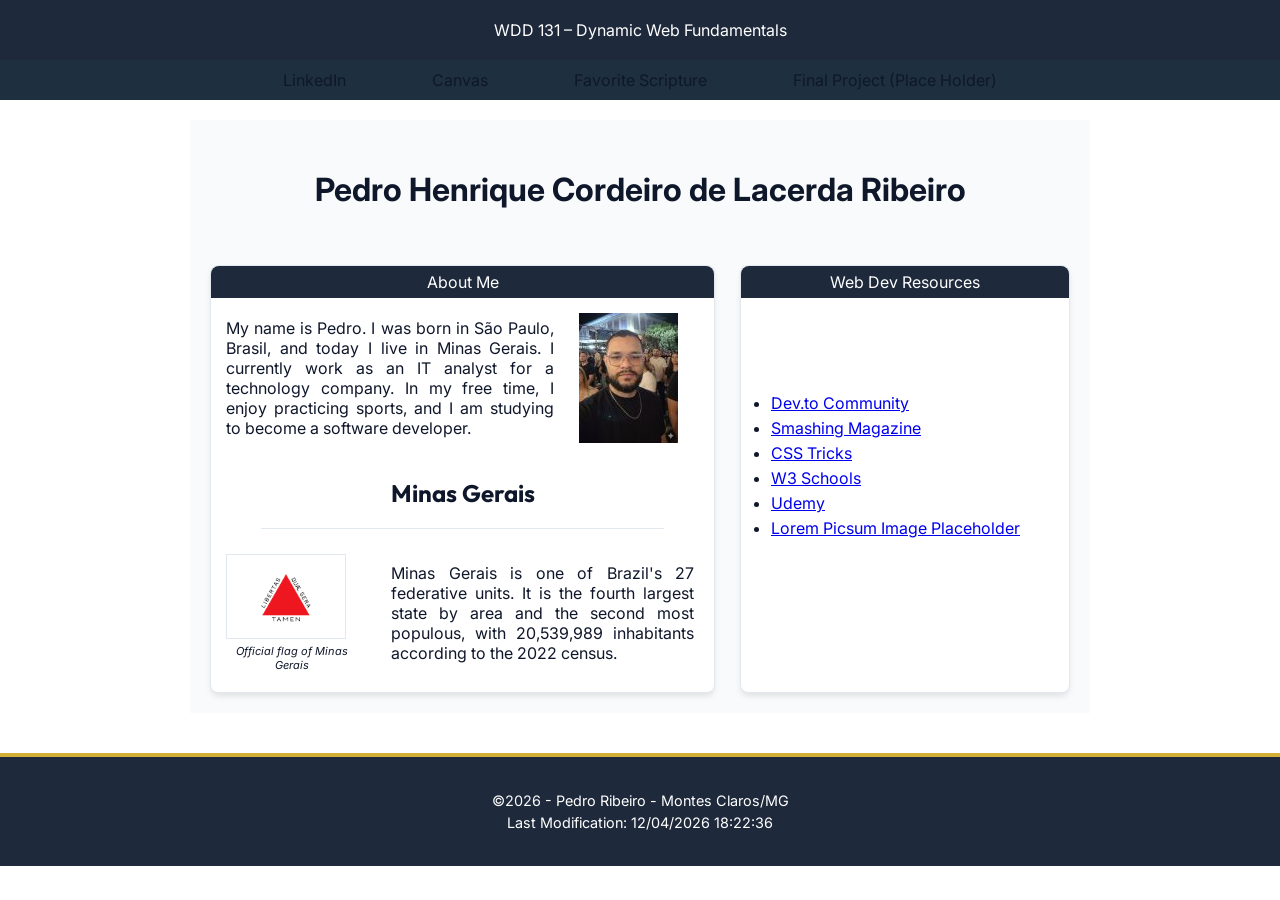
<file: index.html>
<!DOCTYPE html>
<html lang="en-US">
<head>
    <meta charset="UTF-8">
    <meta name="viewport" content="width=device-width, initial-scale=1.0">
    <title>WDD 131 – Dynamic Web Fundamentals – Pedro Ribeiro</title>
    <meta name="description"
      content="Pedro Ribeiro's BYU-Idaho - WDD 131 – Dynamic Web Fundamentals home page with student information, work and dreams.">
    <meta name="author" content="Pedro Ribeiro">    
    <link rel="preconnect" href="https://fonts.googleapis.com">
    <link rel="preconnect" href="https://fonts.gstatic.com" crossorigin>
    <link href="https://fonts.googleapis.com/css2?family=Inter:wght@400;700&family=Outfit:wght@400;600&display=swap" rel="stylesheet">   
    <link rel="stylesheet" href="styles/base.css">
    <script src="scripts/getdates.js" defer></script>
</head>

<body>
    <header>
        <span id="course-title">WDD 131 – Dynamic Web Fundamentals</span>
        <nav>
            <div class="links">
                <a href="www.linkedin.com/in/phdelacerda">LinkedIn</a>
                <a href="https://byupw.instructure.com">Canvas</a>
                <a href="https://www.churchofjesuschrist.org/study/scriptures/bofm/2-ne/25?lang=eng&id=p26#p26">Favorite Scripture</a>
                <a href="https://www.churchofjesuschrist.org/study/scriptures/bofm/2-ne/25?lang=eng&id=p26#p26">Final Project (Place Holder)</a>
            </div>
        </nav>
    </header>
    <main>
        <h1>Pedro Henrique Cordeiro de Lacerda Ribeiro</h1>
        <section class="card card1">
            <span class="span">About Me</span>
            <div class="divcard card01">
                <p class="pphoto">My name is Pedro. I was born in São Paulo, Brasil, and today I live in Minas Gerais. 
                    I currently work as an IT analyst for a technology company. 
                    In my free time, I enjoy practicing sports, and I am studying to become a software developer.</p>
                <img class="photo" src="images/employee-1-new.jpg" alt="A Pedro Ribeiro image">
                <h2 class="location">Minas Gerais</h2>
                <hr class="line">
                <img class="flag" src="images/minas-gerais-flag.png" alt="Flag of Minas Gerais">
                <p class="pflag">Official flag of Minas Gerais</p>
                <p class="minas">Minas Gerais is one of Brazil's 27 federative units. 
                    It is the fourth largest state by area and the second most populous, with 20,539,989 inhabitants according to the 2022 census.</p>
            </div>
        </section>
        <section class="card card2">
            <span class="span">Web Dev Resources</span>
            <ul>
                <li><a href="https://dev.to">Dev.to Community</a></li>
                <li><a href="https://www.smashingmagazine.com">Smashing Magazine</a></li>
                <li><a href="https://css-tricks.com">CSS Tricks</a></li>
                <li><a href="https://www.w3schools.com">W3 Schools</a></li>
                <li><a href="https://www.udemy.com/?srsltid=AfmBOor8t0xTK0t6wAJLKzV4sqyclwaIeHBIS3DY7wmleztTw0pZKg0o">Udemy</a></li>
                <li><a href="https://www.lipsum.com">Lorem Picsum Image Placeholder</a></li>
            </ul>
        </section>
    </main>
    <footer>
        <p>©️<span id="currentyear"></span> - Pedro Ribeiro - Montes Claros/MG</p>
        <p id="lastModified"></p>
    </footer>
</body>
</html>
</file>
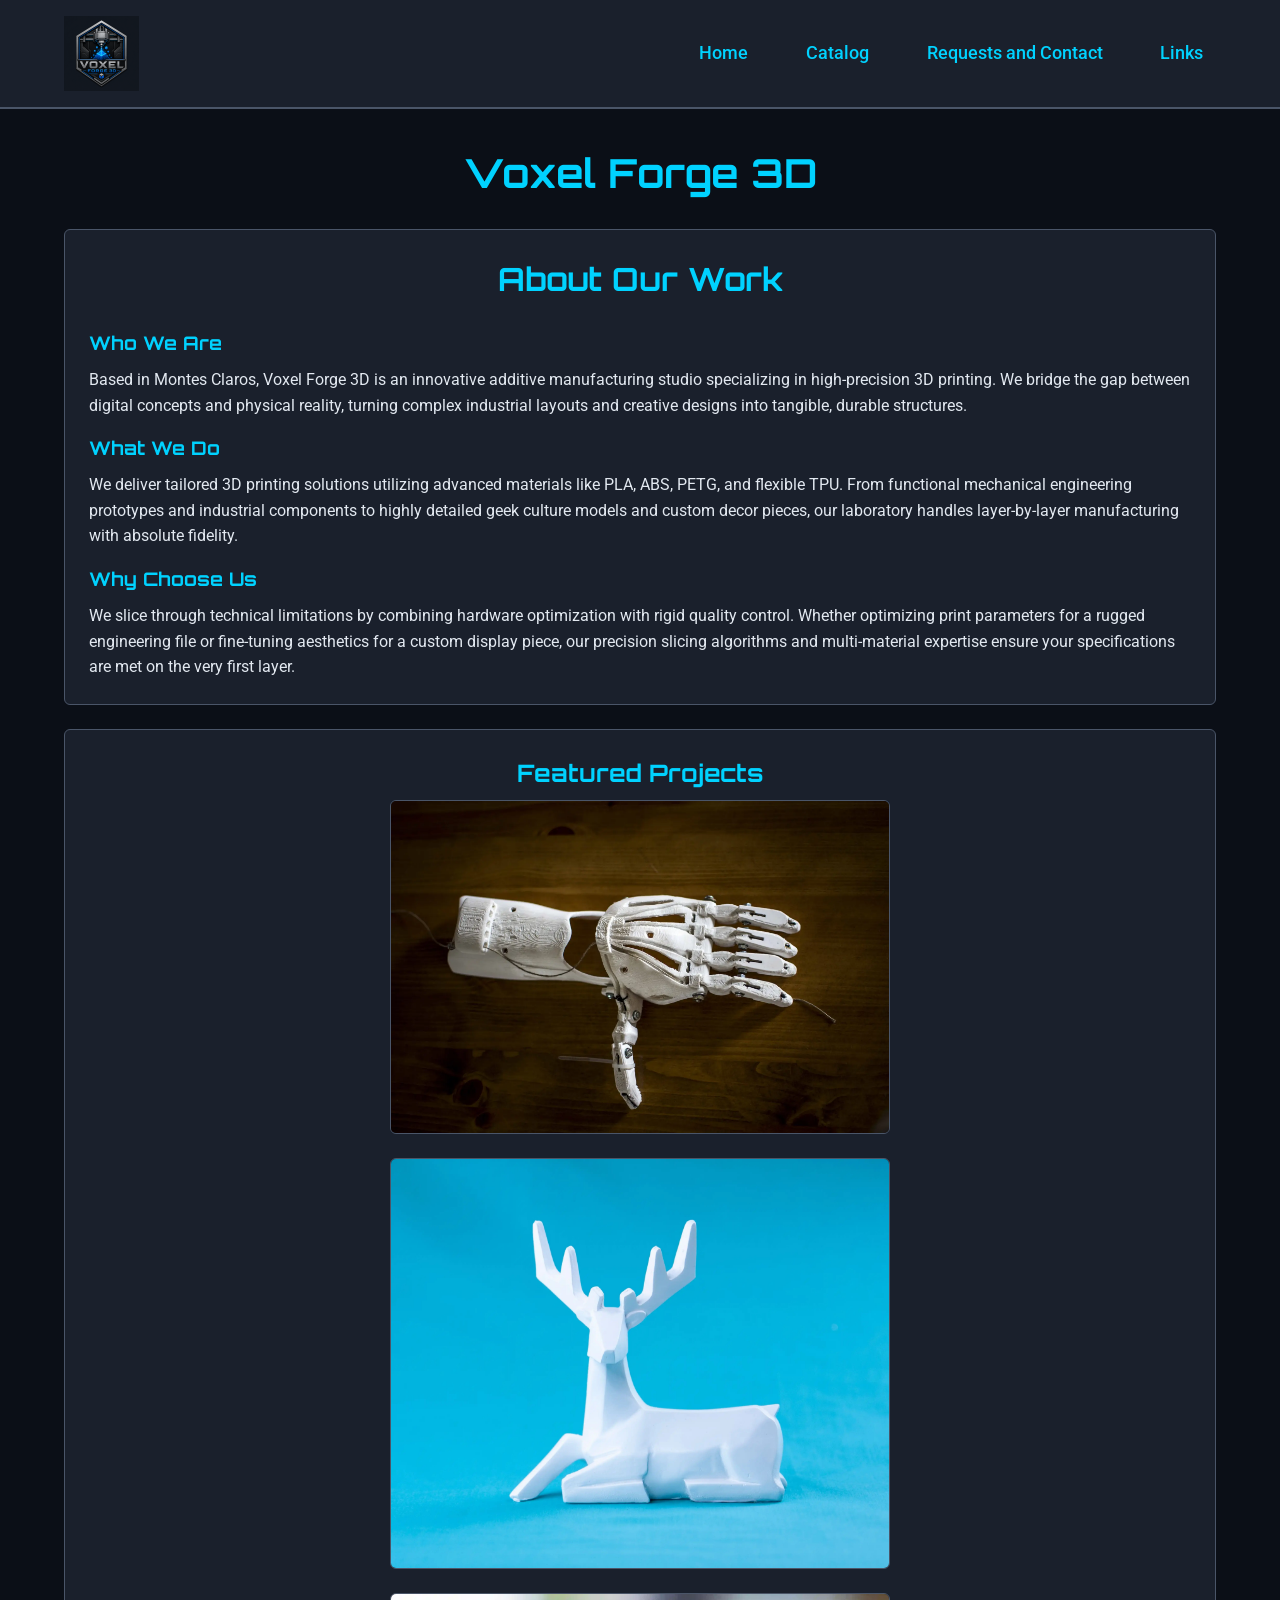
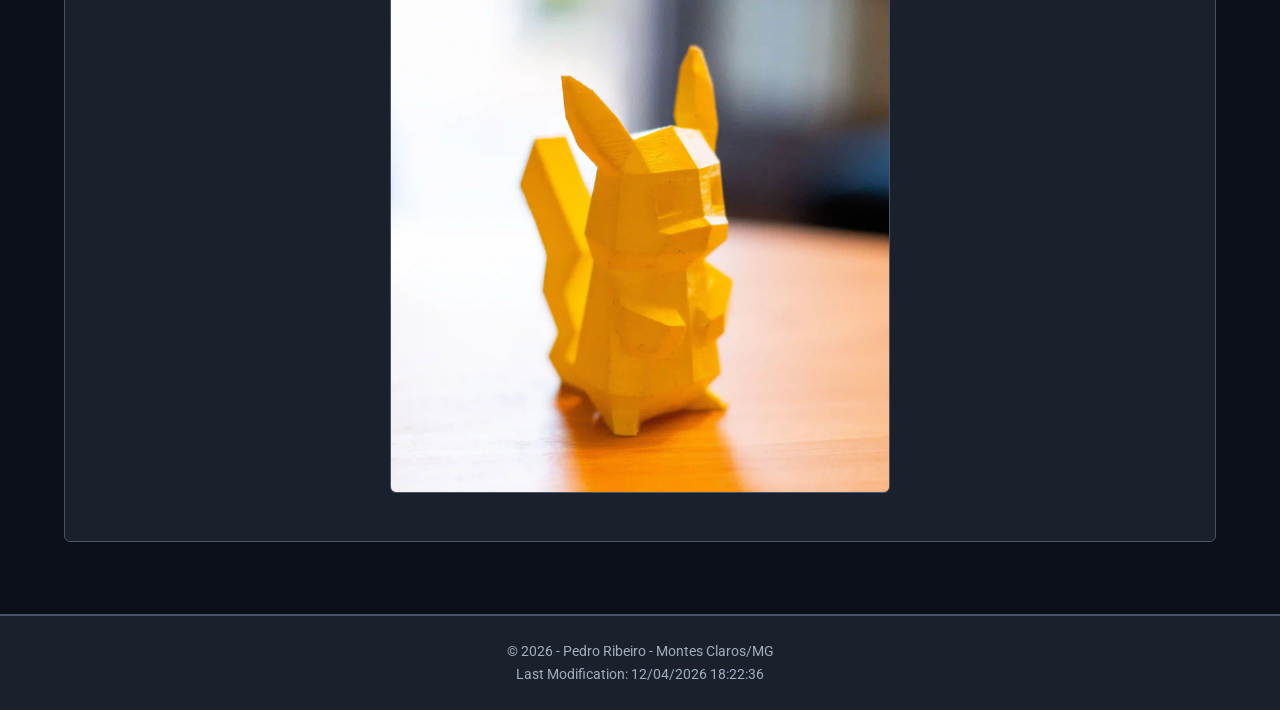
<file: project/index.html>
<!DOCTYPE html>
<html lang="en">
<head>
    <meta charset="UTF-8">
    <meta name="viewport" content="width=device-width, initial-scale=1.0">
    <title>Voxel Forge 3D - Home Page</title>
    <meta name="author" content="Pedro Ribeiro">
    <meta name="description"
      content="Pedro Ribeiro's BYU-Idaho - WDD 131">
    <link rel="preconnect" href="https://fonts.googleapis.com">
    <link rel="preconnect" href="https://fonts.gstatic.com" crossorigin>
    <link href="https://fonts.googleapis.com/css2?family=Orbitron:wght@400;700&family=Rajdhani:wght@500;700&family=Roboto+Mono&family=Roboto:wght@400;500&display=swap" rel="stylesheet">
    <link rel="stylesheet" href="styles/styles.css">
    <link rel="stylesheet" href="styles/styles-large.css">
    <script src="scripts/script.js" defer></script>
</head>
<body>
    <header>
        <nav class="navigation">
            <img src="images/logovoxel.png" alt="Logo">
            <ul>
                <li><a href="index.html">Home</a></li>
                <li><a href="catalog.html">Catalog</a></li>
                <li><a href="budget.html">Requests and Contact</a></li>
                <li><a href="reference.html">Links</a></li>
            </ul>
        </nav>
    </header>
    <main>
        <h1 class="title">Voxel Forge 3D</h1> 
        <section class="about-us-container">
            <h2 class="visual-hidden">About Our Work</h2> 
            <article class="about-block">
                <h3>Who We Are</h3>
                <p>Based in Montes Claros, Voxel Forge 3D is an innovative additive manufacturing 
                    studio specializing in high-precision 3D printing. We bridge the gap between digital 
                    concepts and physical reality, turning complex industrial layouts and creative designs 
                    into tangible, durable structures.
                </p>
            </article>
            <article class="do-block">
                <h3>What We Do</h3>
                <p>We deliver tailored 3D printing solutions utilizing advanced materials like PLA, 
                    ABS, PETG, and flexible TPU. From functional mechanical engineering prototypes and 
                    industrial components to highly detailed geek culture models and custom decor pieces, 
                    our laboratory handles layer-by-layer manufacturing with absolute fidelity.
                </p>
            </article>
            <article class="why-us-block">
                <h3>Why Choose Us</h3>
                <p>We slice through technical limitations by combining hardware optimization with rigid 
                    quality control. Whether optimizing print parameters for a rugged engineering file 
                    or fine-tuning aesthetics for a custom display piece, our precision slicing algorithms 
                    and multi-material expertise ensure your specifications are met on the very first layer.
                </p>
            </article>
        </section>
        <section class="featured-projects-container">
            <h2 class="home-projects">Featured Projects</h2>
            <!-- <div class="featured-projects"> -->
            <img src="images/hand-project.webp" alt="Hand Project" loading="lazy">
            <img src="images/cervo-project.jpg" alt="Cervo Project" loading="lazy">
            <img src="images/pokemon-project.jpg" alt="Pokemon Project" loading="lazy">
            <!-- </div> -->
        </section>
    </main>
    <footer>
        <p> © <span id="currentyear"> </span> - Pedro Ribeiro - Montes Claros/MG</p>
        <p id="lastModified"></p>
    </footer>
</body>
</html>
</file>
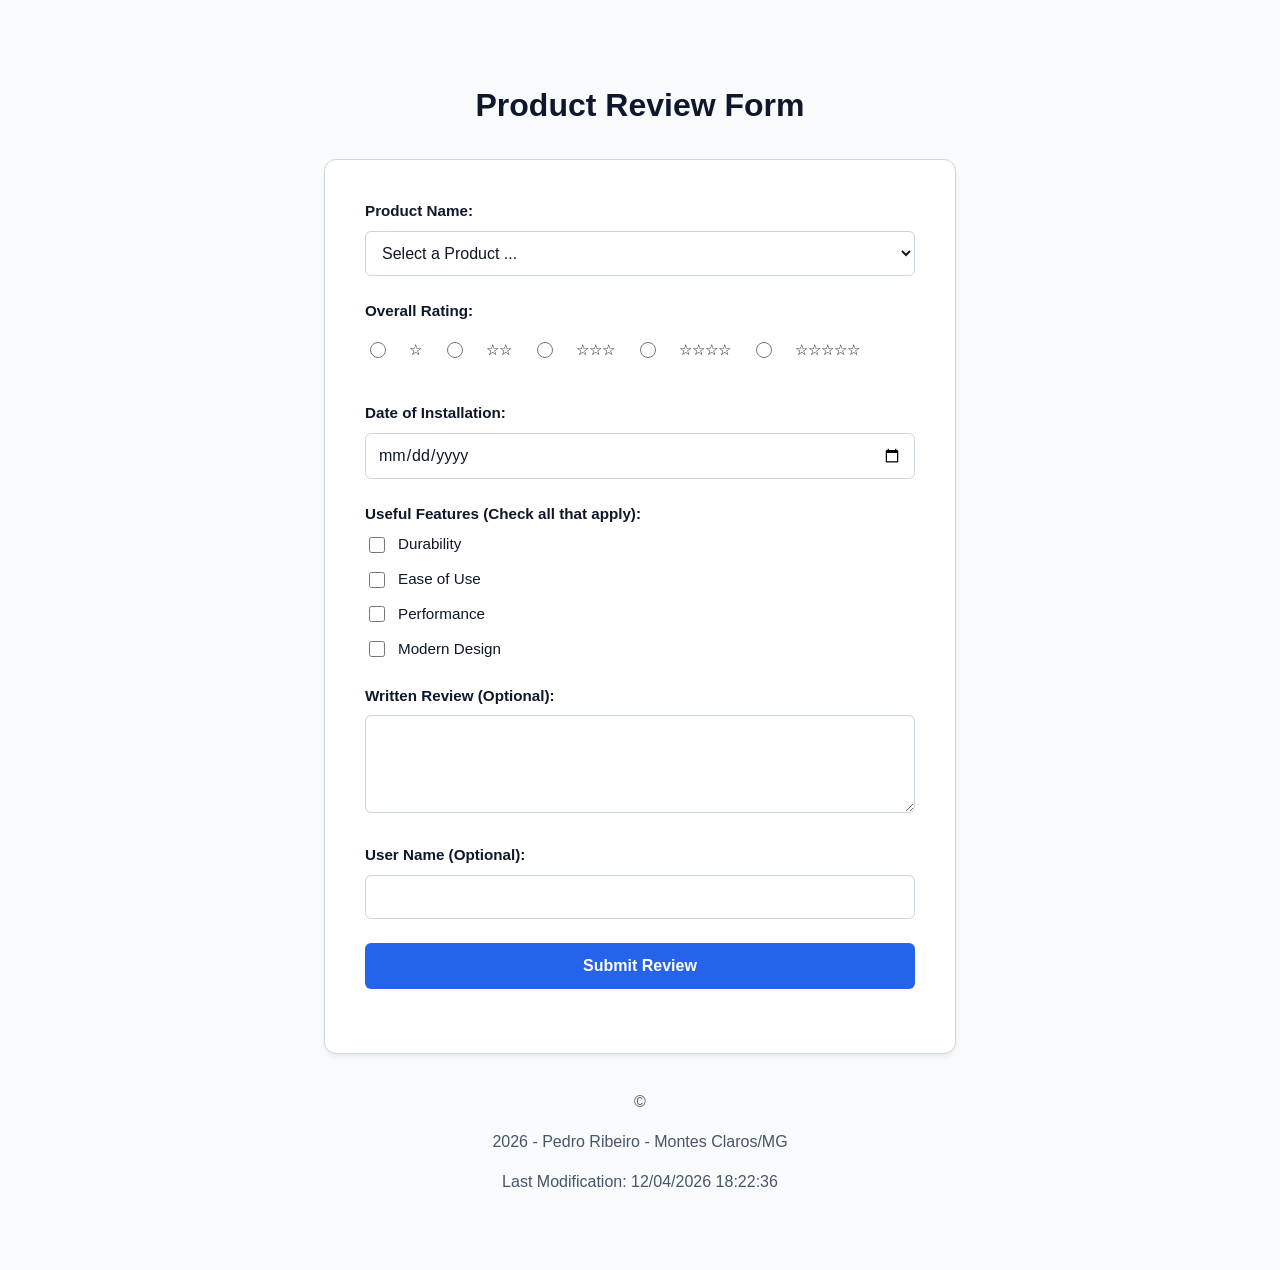
<file: form.html>
<!DOCTYPE html>
<html lang="en">
<head>
    <meta charset="UTF-8">
    <meta name="viewport" content="width=device-width, initial-scale=1.0">
    <title>Product Review Form</title>
    <meta name="description" content="An interactive and user-friendly Product Review Form to evaluate eco-friendly and smart tech items.">
    <meta name="author" content="Pedro Ribeiro">
    <link rel="stylesheet" href="styles/form.css">
    <link rel="stylesheet" href="styles/large-form.css">
    <script src="scripts/form.js" defer></script>
</head>
<body>
    <header>
        <div class="header-content">
            <h1>Product Review Form</h1>
        </div>
    </header>
    <main>
        <form action="review.html" method="get">
            
            <div class="form-group">
                <label for="product-select">Product Name:</label>
                <select id="product-select" name="product_name" required>
                    <option value="" disabled selected>Select a Product ...</option>
                </select>
            </div>

            <div class="form-group">
                <label>Overall Rating:</label>
                <div class="rating-group">
                    <input type="radio" id="rating-1" name="overall_rating" value="1" required>
                    <label for="rating-1">☆</label>

                    <input type="radio" id="rating-2" name="overall_rating" value="2" required>
                    <label for="rating-2">☆☆</label>

                    <input type="radio" id="rating-3" name="overall_rating" value="3" required>
                    <label for="rating-3">☆☆☆</label>

                    <input type="radio" id="rating-4" name="overall_rating" value="4" required>
                    <label for="rating-4">☆☆☆☆</label>

                    <input type="radio" id="rating-5" name="overall_rating" value="5" required>
                    <label for="rating-5">☆☆☆☆☆</label>
                </div>
            </div>

            <div class="form-group">
                <label for="install-date">Date of Installation:</label>
                <input type="date" id="install-date" name="installation_date" required>
            </div>

            <div class="form-group">
                <label>Useful Features (Check all that apply):</label>
                
                <div class="checkbox-item">
                    <input type="checkbox" id="feature-durability" name="features" value="durability">
                    <label for="feature-durability">Durability</label>
                </div>

                <div class="checkbox-item">
                    <input type="checkbox" id="feature-ease-of-use" name="features" value="ease_of_use">
                    <label for="feature-ease-of-use">Ease of Use</label>
                </div>
                
                <div class="checkbox-item">
                    <input type="checkbox" id="feature-performance" name="features" value="performance">
                    <label for="feature-performance">Performance</label>
                </div>
                
                <div class="checkbox-item">
                    <input type="checkbox" id="feature-design" name="features" value="design">
                    <label for="feature-design">Modern Design</label>
                </div>
            </div>

            <div class="form-group">
                <label for="written-review">Written Review (Optional):</label>
                <textarea id="written-review" name="written_review" rows="4"></textarea>
            </div>

            <div class="form-group">
                <label for="user-name">User Name (Optional):</label>
                <input type="text" id="user-name" name="user_name">
            </div>

            <div class="form-group">
                <input type="submit" value="Submit Review" class="btn-submit">
            </div>

        </form>
    </main>
    <footer>
        <p class="copyright">©</p>
        <p class="name"><span id="currentyear"></span> - Pedro Ribeiro - Montes Claros/MG</p>
        <p id="lastModified"></p>
    </footer>
</body>
</html>
</file>
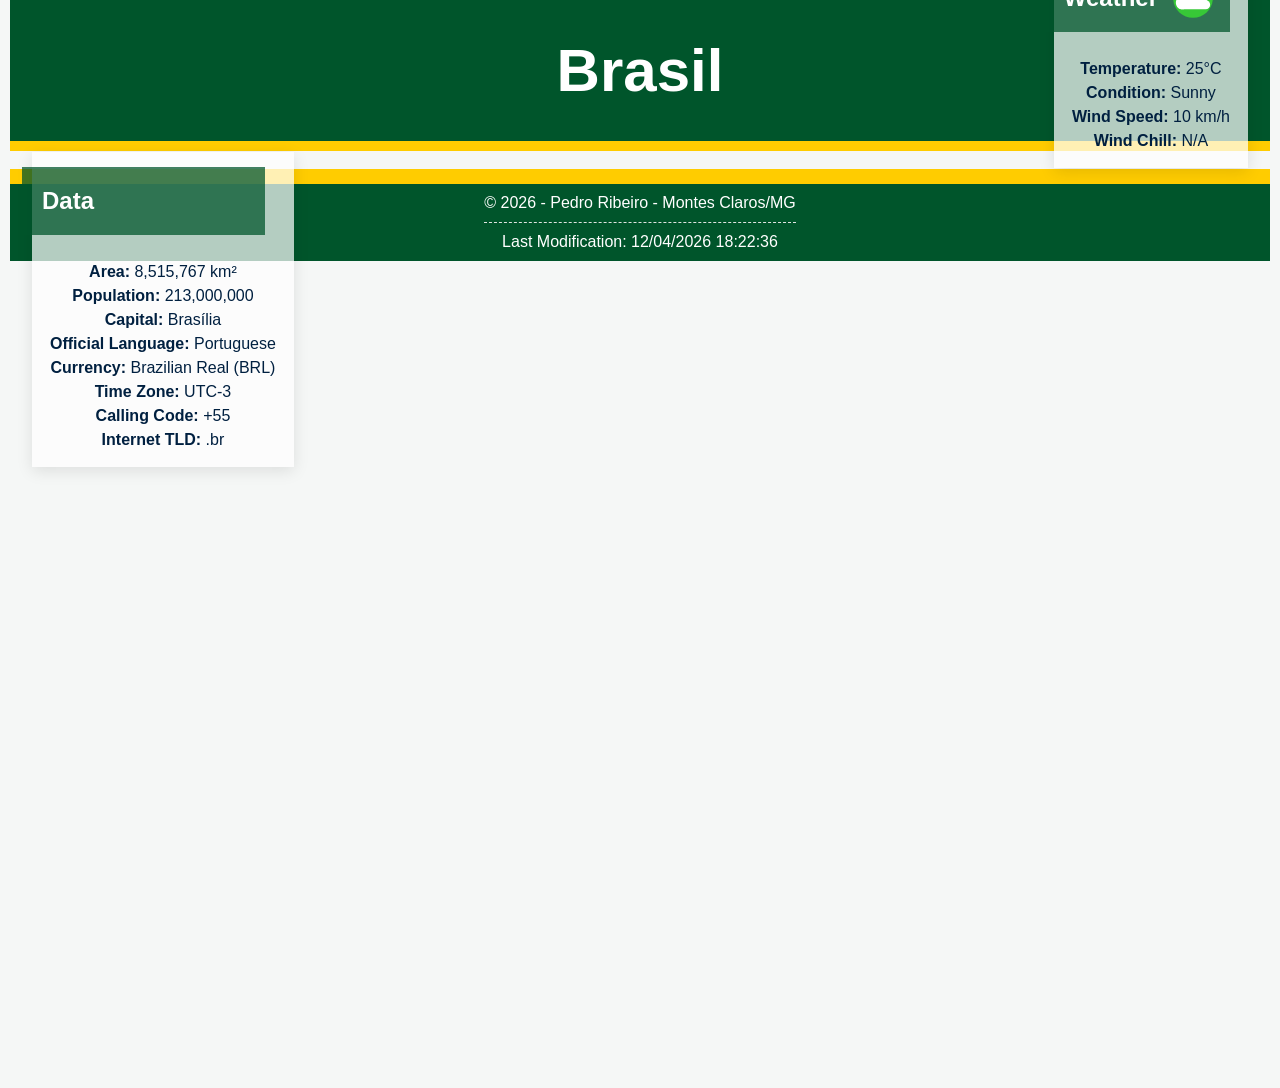
<file: place.html>
<!DOCTYPE html>
<html lang="en">
<head>
    <meta charset="UTF-8">
    <meta name="viewport" content="width=device-width, initial-scale=1.0">

    <title>Brasil</title>
    <meta name="author" content="Pedro Ribeiro">
    <meta name="description" content="Explore essential data about Brazil, including its territorial area, population, current weather conditions, and local wind chill.">
    <link rel="stylesheet" href="styles/place.css">
    <script src="scripts/place.js" defer></script>
</head>
<body>
    <header>
        <div class="header-title">
            <h1>Brasil</h1>
        </div>
    </header>
    <main>
        <div class="hero-img">
            <picture>
                <source media="(min-width: 769px)" srcset="images/hero-large-mobile.webp">
                <source media="(min-width: 500px)" srcset="images/hero-medium-img.webp">
                <img class="heroimg" src="images/hero-small-img.webp" alt="Brazilian Jaguar">
            </picture>
        </div>
        <div class="data-card">
            <h2>Data</h2>
            <ul> 
                <li><strong>Area:</strong> 8,515,767 km²</li>
                <li><strong>Population:</strong> 213,000,000</li>
                <li><strong>Capital:</strong> Brasília</li>
                <li><strong>Official Language:</strong> Portuguese</li>
                <li><strong>Currency:</strong> Brazilian Real (BRL)</li>
                <li><strong>Time Zone:</strong> UTC-3</li>
                <li><strong>Calling Code:</strong> +55</li>
                <li><strong>Internet TLD:</strong> .br</li>
            </ul>
        </div>
        <div class="weather-card">
            <div class="weather-header-container">
                <h2>Weather</h2>
                <img class="svg" src="images/cloud-icon.svg" alt="Weather Icon">
            </div> 
            <ul>
                <li><strong>Temperature:</strong> 25°C</li>
                <li><strong>Condition:</strong> Sunny</li>
                <li><strong>Wind Speed:</strong> 10 km/h</li>
                <li><strong>Wind Chill:</strong> <span id="wind-chill-value"></span></li>
            </ul>
        </div>
    </main>
    <footer>
        <div class="footer-card">
            <p class="">© <span id="currentyear"></span> - Pedro Ribeiro - Montes Claros/MG</p>
            <p id="lastModified"></p>
        </div>
    </footer>
</body>
</html>
</file>
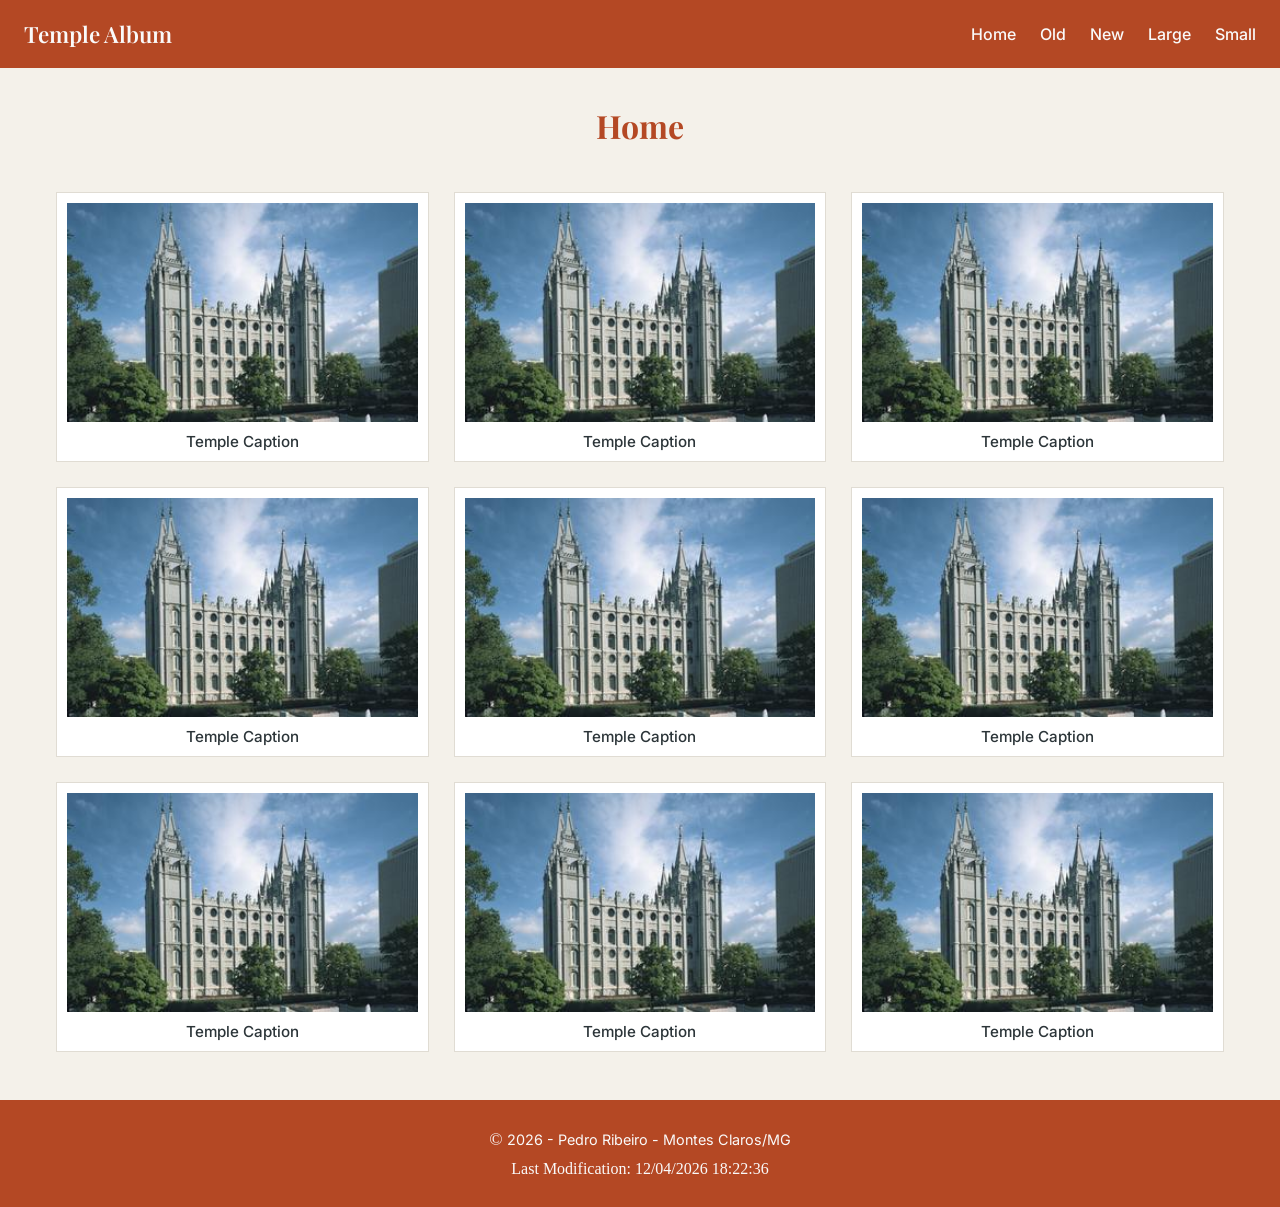
<file: temples.html>
<!DOCTYPE html>
<html lang="en">
<head>
    <meta charset="utf-8"> 
    <meta name="viewport" content="width=device-width, initial-scale=1.0">
    <title>Dynamic Web Fundamentals - Pedro Ribeiro</title>
    <meta name="description" content="Home page for WDD frontend development standards assignment, showcasing semantic HTML, clean CSS, and accessibility best practices.">
    <meta name="author" content="Pedro Ribeiro">
    <link rel="preconnect" href="https://fonts.googleapis.com">
    <link rel="preconnect" href="https://fonts.gstatic.com" crossorigin>
    <link href="https://fonts.googleapis.com/css2?family=Inter:wght@300;400;500&family=Playfair+Display:ital,wght@0,600;1,600&display=swap" rel="stylesheet">
    <link rel="stylesheet" href="styles/temples.css">
    <link rel="stylesheet" href="styles/temples-large.css" media="screen and (min-width: 1024px)">
    <script src="scripts/temples.js" defer></script>
</head>
<body>
    <header>
            <nav>
                <span class="nav-logo">Temple Album</span>
                <button class="hamburger-btn" id="menu-button" aria-label="Togglemenu">
                    <span></span>
                    <span></span>
                    <span></span>
                </button>
                <ul class="nav-links closed" id="menu-links">
                    <li><a href="#" class="active">Home</a></li>
                    <li><a href="#">Old</a></li>
                    <li><a href="#">New</a></li>
                    <li><a href="#">Large</a></li>
                    <li><a href="#">Small</a></li>
                </ul>
            </nav>
    </header>
    <main>
        <h1>Home</h1>
        <figure>
            <img src="images/salt-lake-temple.jpg" alt="Temple Image">
            <figcaption>Temple Caption</figcaption>
        </figure>
        <figure>
            <img src="images/salt-lake-temple.jpg" alt="Temple Image">
            <figcaption>Temple Caption</figcaption>
        </figure>
        <figure>
            <img src="images/salt-lake-temple.jpg" alt="Temple Image">
            <figcaption>Temple Caption</figcaption>
        </figure>
        <figure>
            <img src="images/salt-lake-temple.jpg" alt="Temple Image">
            <figcaption>Temple Caption</figcaption>
        </figure>
        <figure>
            <img src="images/salt-lake-temple.jpg" alt="Temple Image">
            <figcaption>Temple Caption</figcaption>
        </figure>
        <figure>
            <img src="images/salt-lake-temple.jpg" alt="Temple Image">
            <figcaption>Temple Caption</figcaption>
        </figure>
        <figure>
            <img src="images/salt-lake-temple.jpg" alt="Temple Image">
            <figcaption>Temple Caption</figcaption>
        </figure>
        <figure>
            <img src="images/salt-lake-temple.jpg" alt="Temple Image">
            <figcaption>Temple Caption</figcaption>
        </figure>
        <figure>
            <img src="images/salt-lake-temple.jpg" alt="Temple Image">
            <figcaption>Temple Caption</figcaption>
        </figure>
    </main>
    <footer>
        <p class="copyright">©</p>
        <p class="name"><span id="currentyear"></span> - Pedro Ribeiro - Montes Claros/MG</p>
        <p id="lastModified"></p>
    </footer>
</body>
</html>
</file>
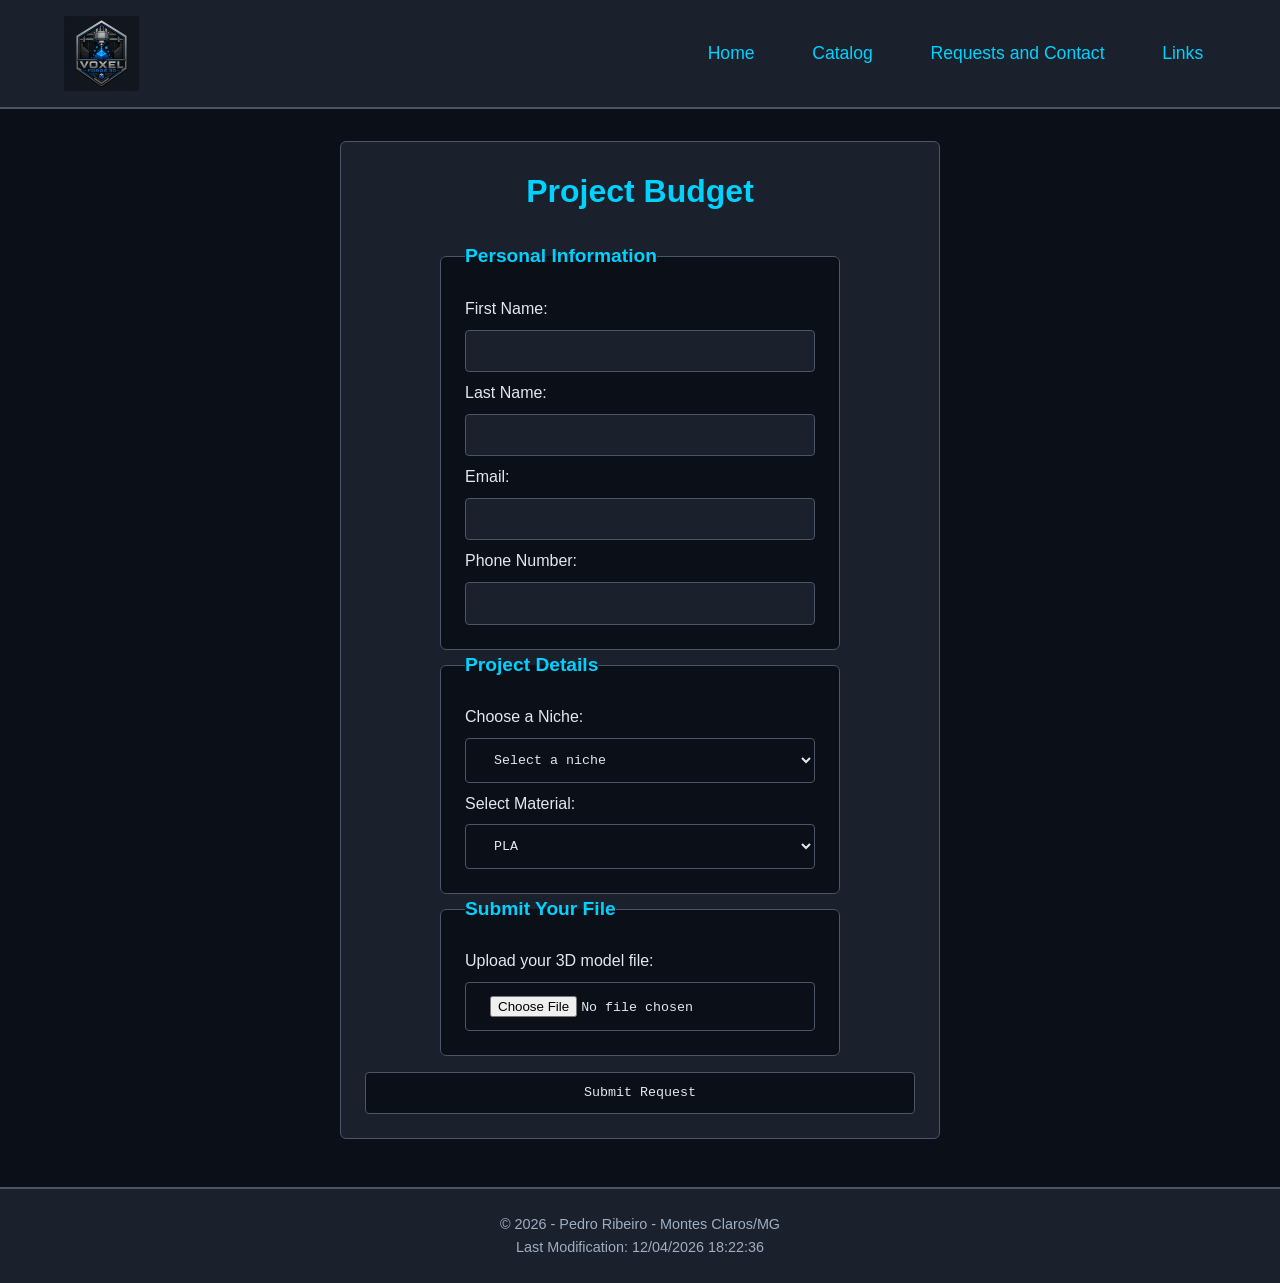
<file: project/budget.html>
<!DOCTYPE html>
<html lang="en">
<head>
    <meta charset="UTF-8">
    <meta name="viewport" content="width=device-width, initial-scale=1.0">
    <title>Voxel Forge 3D - Budget</title>
    <meta name="author" content="Pedro Ribeiro">
    <meta name="description"
      content="Pedro Ribeiro's BYU-Idaho - WDD 131">
    <link rel="stylesheet" href="styles/styles.css">
    <link rel="stylesheet" href="styles/styles-large.css">
    <script src="scripts/script.js" defer></script>
</head>
<body>
    <header>
        <nav class="navigation">
            <img src="images/logovoxel.png" alt="Logo">
            <ul>
                <li><a href="index.html">Home</a></li>
                <li><a href="catalog.html">Catalog</a></li>
                <li><a href="budget.html">Requests and Contact</a></li>
                <li><a href="reference.html">Links</a></li>
            </ul>
        </nav>
    </header>
    <main class="budget-main">
        <form class="quote-form" method="get" action="#"> 
            <h1 class="title-budget">Project Budget</h1>
            
            <fieldset class="personal-info">
                <legend>Personal Information</legend>
                <label for="first-name">First Name:</label>
                <input type="text" id="first-name" name="first-name" required>
                <label for="last-name">Last Name:</label>
                <input type="text" id="last-name" name="last-name" required>
                <label for="email">Email:</label>
                <input type="email" id="email" name="email" required>
                <label for="phone">Phone Number:</label>
                <input type="tel" id="phone" name="phone" required>
            </fieldset>
            <fieldset class="project-details">
                <legend>Project Details</legend>
                <label for="choose-niche">Choose a Niche:</label>
                <select id="choose-niche" name="choose-niche" required>
                    <option value="">Select a niche</option> <option value="geek">Geek Models</option>
                    <option value="engineering">Engineering Models</option>
                    <option value="deco">Decorative Models</option> </select>
                <label for="material-select">Select Material:</label>
                <select id="material-select" name="material-select" required>
                    <option value="pla">PLA</option>
                    <option value="abs">ABS</option>
                    <option value="petg">PETG</option>
                    <option value="asa">ASA</option>
                    <option value="tpu">TPU</option>
                </select>
            </fieldset> 
            <fieldset>
                <legend>Submit Your File</legend>
                <label for="file-upload">Upload your 3D model file:</label>
                <input type="file" id="file-upload" name="file-upload" accept=".stl,.obj,.3mf" required>
            </fieldset>
            <button type="submit" class="submit-btn">Submit Request</button>
        </form> 
    </main>
    <footer>
        <p> © <span id="currentyear"> </span> - Pedro Ribeiro - Montes Claros/MG</p>
        <p id="lastModified"></p>
    </footer>
</body>
</html>
</file>
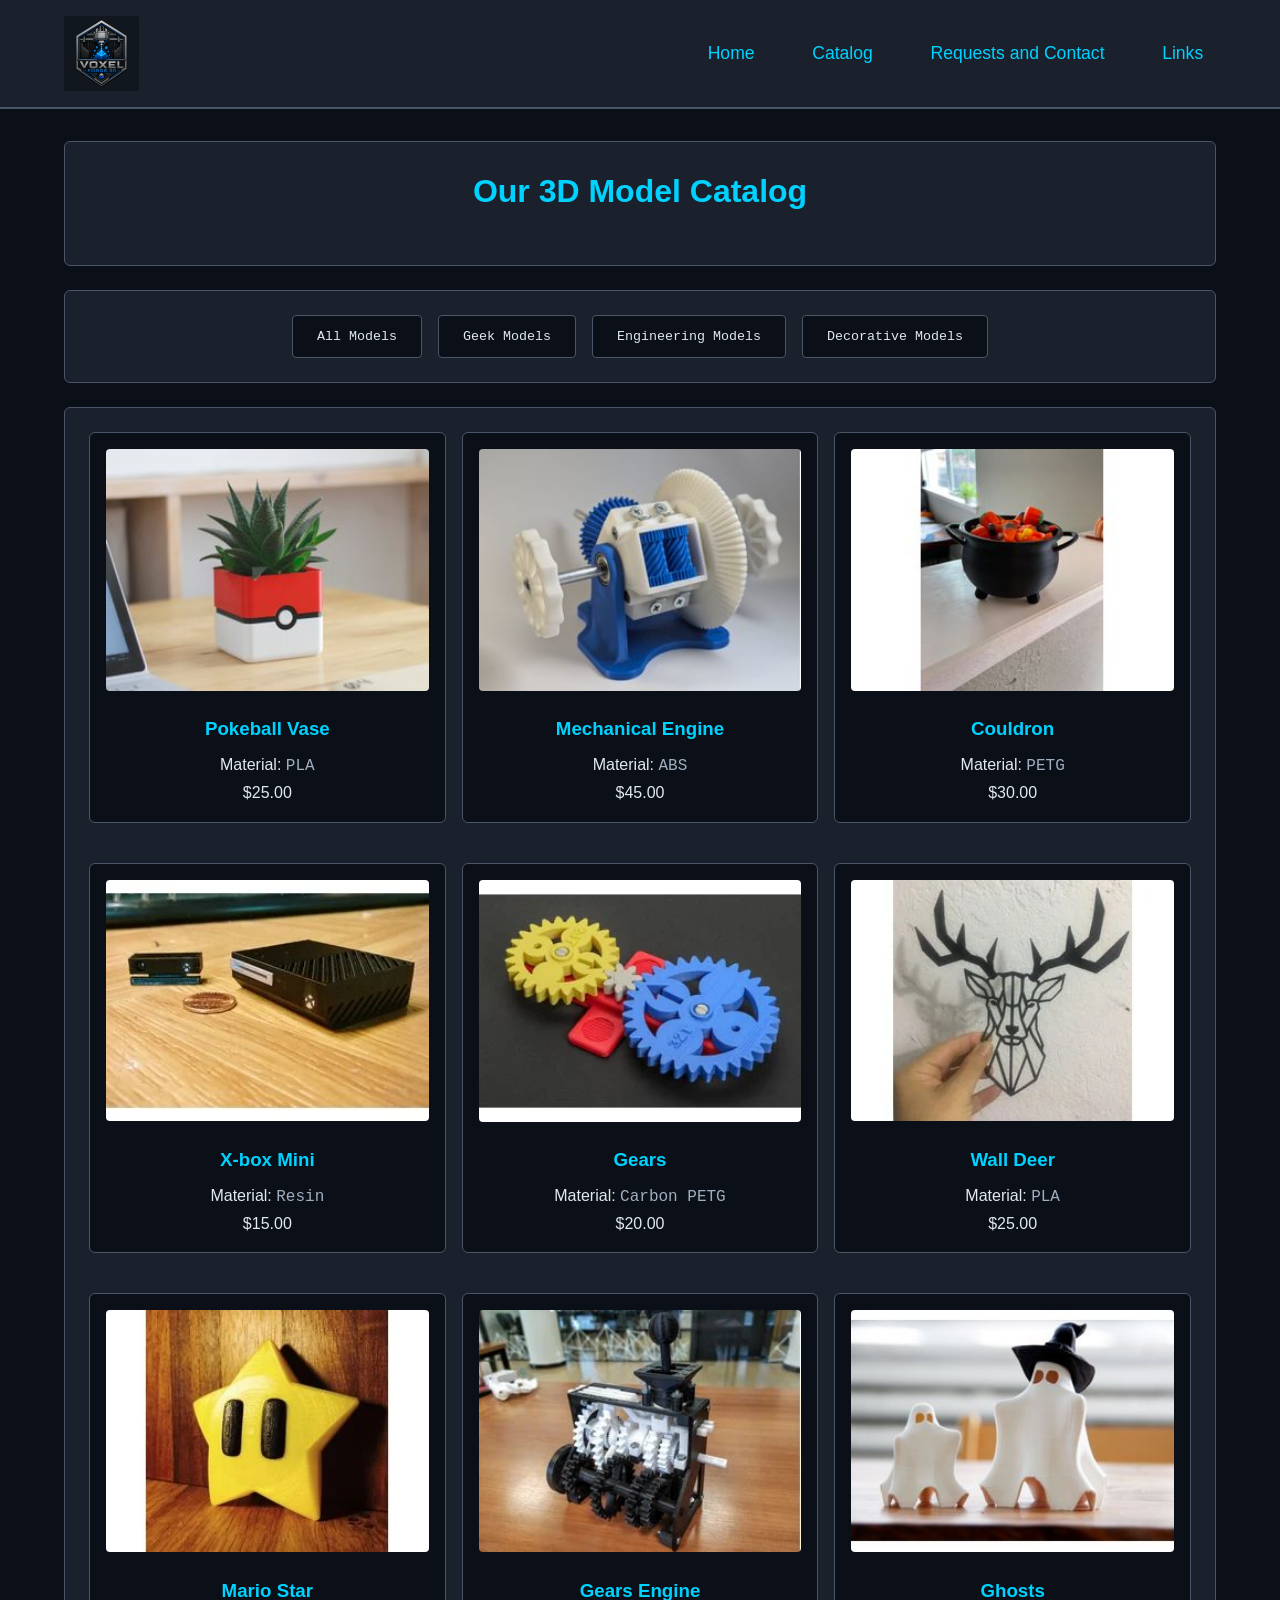
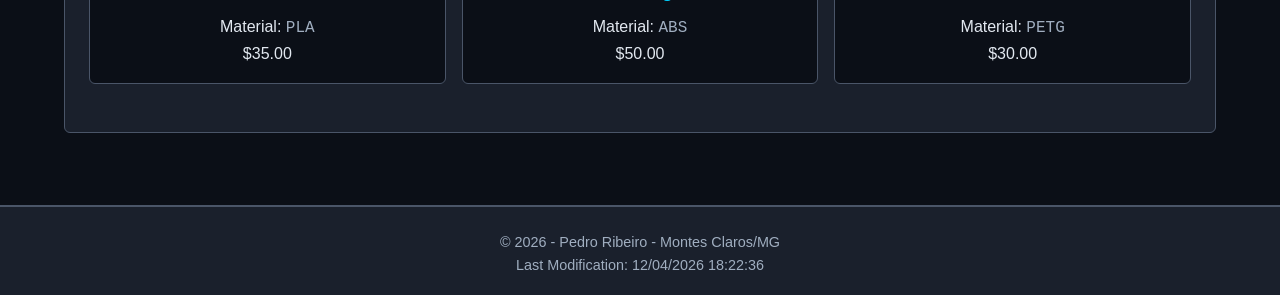
<file: project/catalog.html>
<!DOCTYPE html>
<html lang="en">
<head>
    <meta charset="UTF-8">
    <meta name="viewport" content="width=device-width, initial-scale=1.0">
    <title>Voxel Forge 3D - Catalog</title>
    <meta name="author" content="Pedro Ribeiro">
    <meta name="description"
      content="Pedro Ribeiro's BYU-Idaho - WDD 131">
    <link rel="stylesheet" href="styles/styles.css">
    <link rel="stylesheet" href="styles/styles-large.css">
    <script src="scripts/script.js" defer></script>
</head>
<body>
    <header>
        <nav class="navigation">
            <img src="images/logovoxel.png" alt="Logo">
            <ul>
                <li><a href="index.html">Home</a></li>
                <li><a href="catalog.html">Catalog</a></li>
                <li><a href="budget.html">Requests and Contact</a></li>
                <li><a href="reference.html">Links</a></li>
            </ul>
        </nav>
    </header>
    <main>
        <div class="title-catalog">
            <h1 class="titlecatalog">Our 3D Model Catalog</h1>
        </div>
        <div class="buttons-catalog">
            <button class="btn-all">All Models</button>
            <button class="btn-geek">Geek Models</button>
            <button class="btn-engineering">Engineering Models</button>
            <button class="btn-deco">Decorative Models</button>
        </div>
        <section id="catalog-grid">
            
        </section>
    </main>
    <footer>
        <p> © <span id="currentyear"> </span> - Pedro Ribeiro - Montes Claros/MG</p>
        <p id="lastModified"></p>
    </footer>
</body>
</html>
</file>
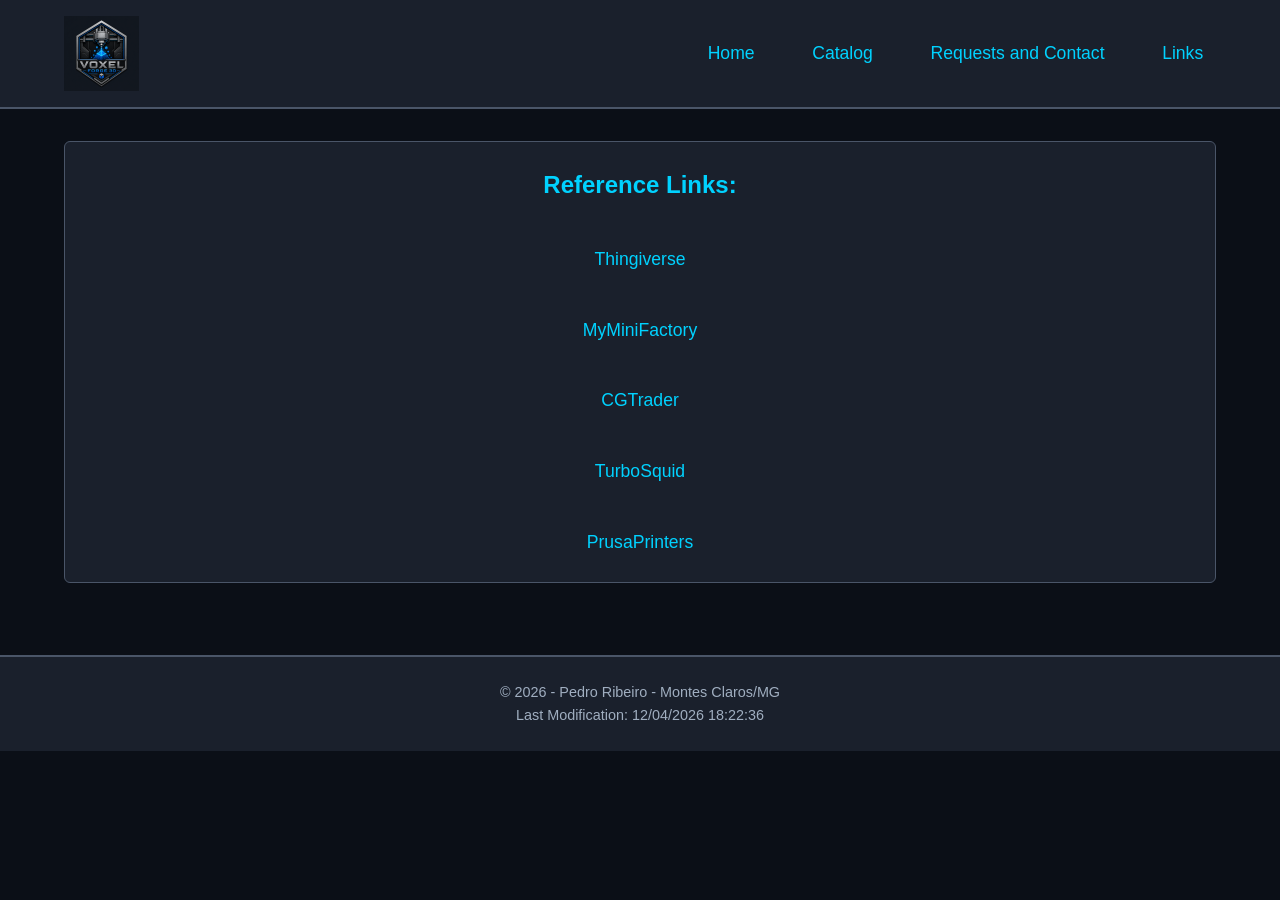
<file: project/reference.html>
<!DOCTYPE html>
<html lang="en">
<head>
    <meta charset="UTF-8">
    <meta name="viewport" content="width=device-width, initial-scale=1.0">
    <title>Voxel Forge 3D - Reference</title>
    <meta name="author" content="Pedro Ribeiro">
    <meta name="description"
      content="Pedro Ribeiro's BYU-Idaho - WDD 131">
    <link rel="stylesheet" href="styles/styles.css">
    <link rel="stylesheet" href="styles/styles-large.css">
    <script src="scripts/script.js" defer></script>
</head>
<body>
    <header>
        <nav class="navigation">
            <img src="images/logovoxel.png" alt="Logo">
            <ul>
                <li><a href="index.html">Home</a></li>
                <li><a href="catalog.html">Catalog</a></li>
                <li><a href="budget.html">Requests and Contact</a></li>
                <li><a href="reference.html">Links</a></li>
            </ul>
        </nav>
    </header>
    <main>
        <section class="reference-links">
            <h1>Reference Links:</h1>
            <ul>
                <li><a href="https://www.thingiverse.com/">Thingiverse</a></li>
                <li><a href="https://www.myminifactory.com/">MyMiniFactory</a></li>
                <li><a href="https://www.cgtrader.com/">CGTrader</a></li>
                <li><a href="https://www.turbosquid.com/">TurboSquid</a></li>
                <li><a href="https://www.prusaprinters.org/">PrusaPrinters</a></li>
            </ul>
        </section>
    </main>
    <footer>
        <p> © <span id="currentyear"> </span> - Pedro Ribeiro - Montes Claros/MG</p>
        <p id="lastModified"></p>
    </footer>
</body>
</html>
</file>
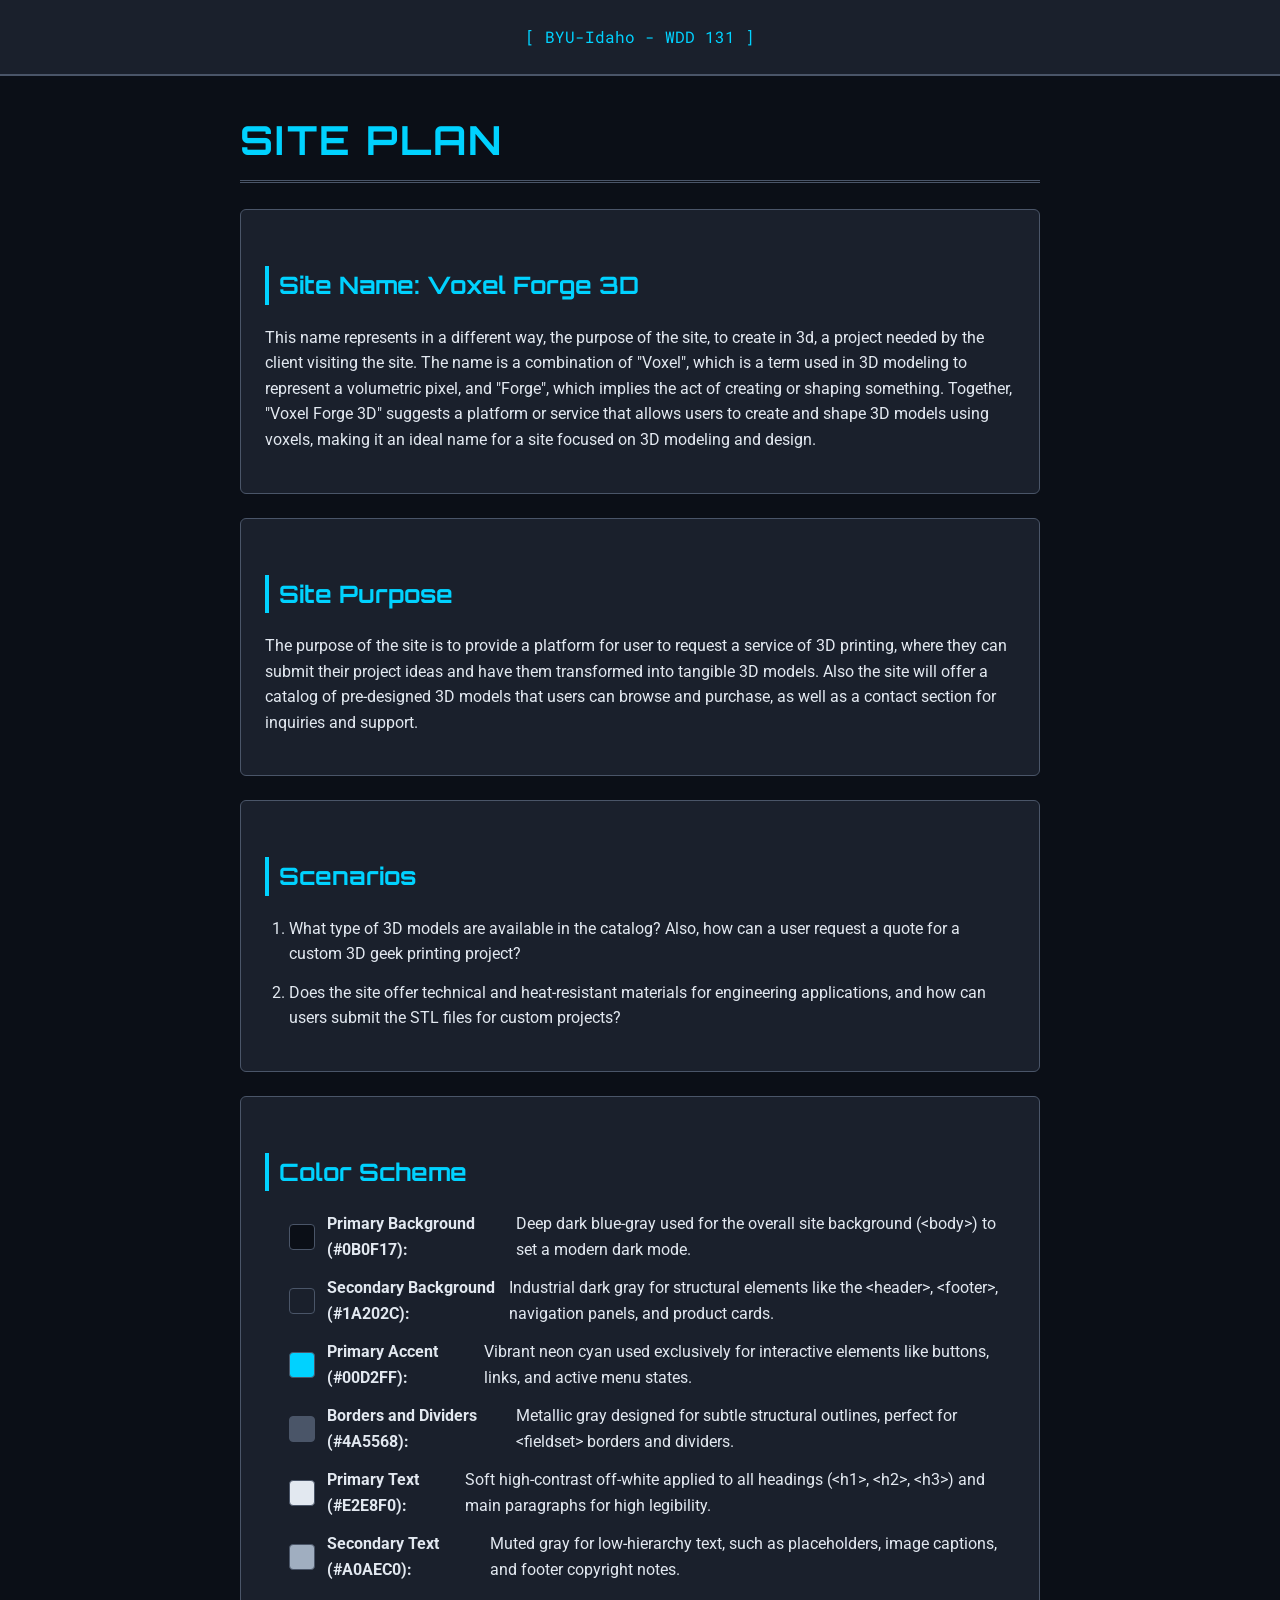
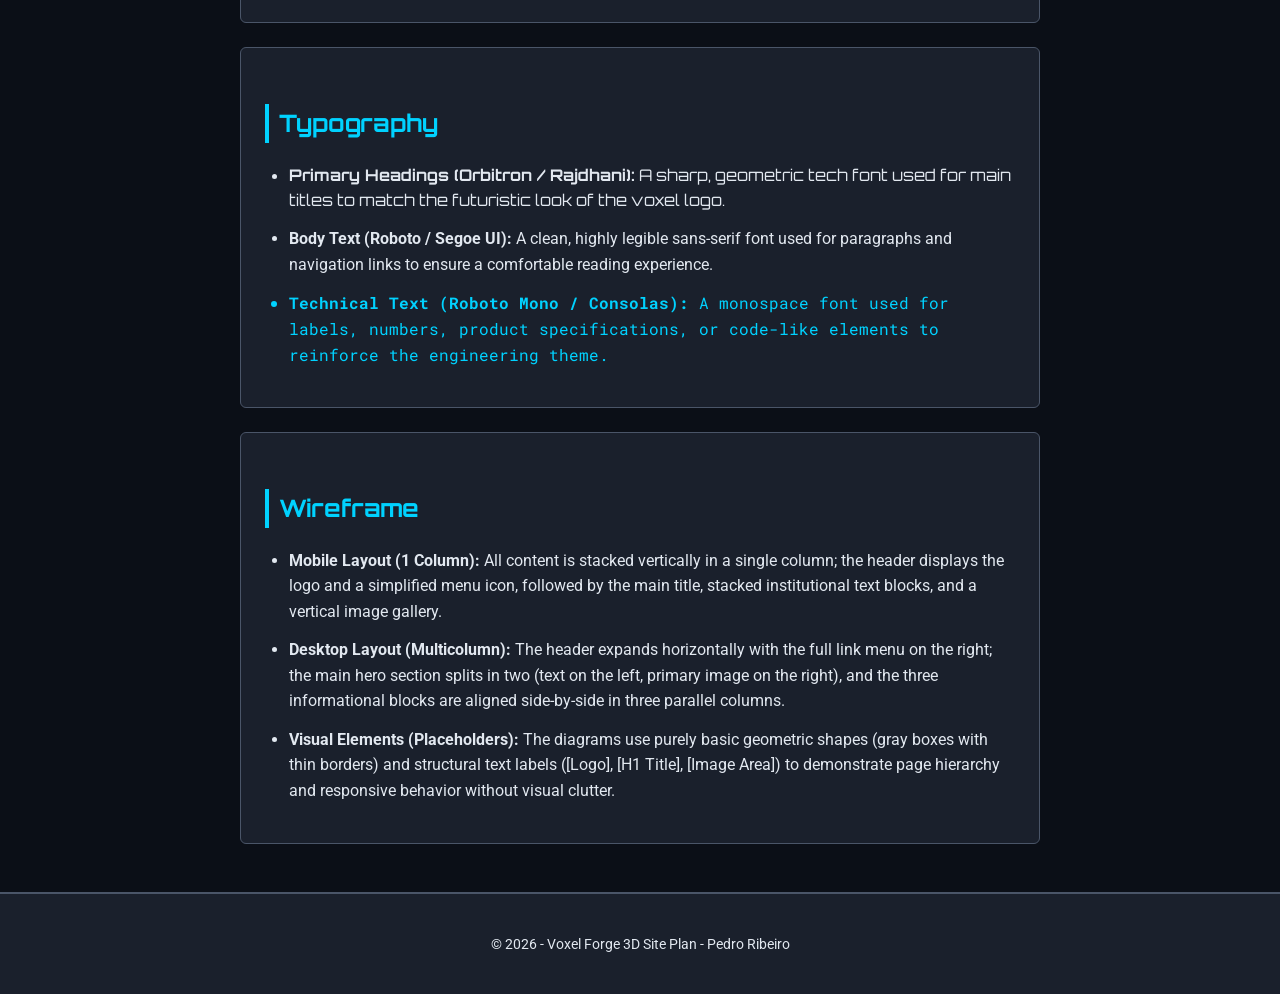
<file: project/siteplan.html>
<!DOCTYPE html>
<html lang="en">
<head>
    <meta charset="UTF-8">
    <meta name="viewport" content="width=device-width, initial-scale=1.0">
    <meta name="description" content="Site Plan layout and design planning documentation for Voxel Forge 3D, a professional 3D printing and modeling service.">
    <meta name="author" content="Pedro Henrique Cordeiro de Lacerda Ribeiro">
    <title>Voxel Forge 3D - Site Plan</title>
    <link rel="preconnect" href="https://fonts.googleapis.com">
    <link rel="preconnect" href="https://fonts.gstatic.com" crossorigin>
    <link href="https://fonts.googleapis.com/css2?family=Orbitron:wght@400;700&family=Rajdhani:wght@500;700&family=Roboto+Mono&family=Roboto:wght@400;500&display=swap" rel="stylesheet">
    <link rel="stylesheet" href="styles/siteplan.css">
</head>
<body>
    <header>
        <p class="tech-label">[ BYU-Idaho - WDD 131 ]</p>
    </header>
    <main>  
        <h1>Site Plan</h1>
        
        <section>
            <h2>Site Name: Voxel Forge 3D</h2>
            <p>This name represents in a different way, the purpose of the site, to create in 3d, a project needed by the client visiting the site.
               The name is a combination of "Voxel", which is a term used in 3D modeling to represent a volumetric pixel, and "Forge", which implies the act of creating or shaping something.
               Together, "Voxel Forge 3D" suggests a platform or service that allows users to create and shape 3D models using voxels, making it an ideal name for a site focused on 3D modeling and design.
            </p>
        </section>

        <section>
            <h2>Site Purpose</h2>
            <p>The purpose of the site is to provide a platform for user to request a service of 3D printing, 
               where they can submit their project ideas and have them transformed into tangible 3D models.
               Also the site will offer a catalog of pre-designed 3D models that users can browse and purchase, as well as a contact section for inquiries and support.
            </p>
        </section>

        <section>
            <h2>Scenarios</h2>
            <ol>
                <li>What type of 3D models are available in the catalog? Also, how can a user request a quote for a custom 3D geek printing project?</li>
                <li>Does the site offer technical and heat-resistant materials for engineering applications, and how can users submit the STL files for custom projects?</li>
            </ol>
        </section>

        <section>
            <h2>Color Scheme</h2>
            <ul class="color-list">
                <li><span class="color-box box-bg-primary"></span> <strong>Primary Background (#0B0F17):</strong> Deep dark blue-gray used for the overall site background (&lt;body&gt;) to set a modern dark mode.</li>
                <li><span class="color-box box-bg-surface"></span> <strong>Secondary Background (#1A202C):</strong> Industrial dark gray for structural elements like the &lt;header&gt;, &lt;footer&gt;, navigation panels, and product cards.</li>
                <li><span class="color-box box-color-accent"></span> <strong>Primary Accent (#00D2FF):</strong> Vibrant neon cyan used exclusively for interactive elements like buttons, links, and active menu states.</li>
                <li><span class="color-box box-color-border"></span> <strong>Borders and Dividers (#4A5568):</strong> Metallic gray designed for subtle structural outlines, perfect for &lt;fieldset&gt; borders and dividers.</li>
                <li><span class="color-box box-text-main"></span> <strong>Primary Text (#E2E8F0):</strong> Soft high-contrast off-white applied to all headings (&lt;h1&gt;, &lt;h2&gt;, &lt;h3&gt;) and main paragraphs for high legibility.</li>
                <li><span class="color-box box-text-muted"></span> <strong>Secondary Text (#A0AEC0):</strong> Muted gray for low-hierarchy text, such as placeholders, image captions, and footer copyright notes.</li>
            </ul>
        </section>

        <section>
            <h2>Typography</h2>
            <ul class="font-list">
                <li class="font-heading"><strong>Primary Headings (Orbitron / Rajdhani):</strong> A sharp, geometric tech font used for main titles to match the futuristic look of the voxel logo.</li>
                <li class="font-body"><strong>Body Text (Roboto / Segoe UI):</strong> A clean, highly legible sans-serif font used for paragraphs and navigation links to ensure a comfortable reading experience.</li>
                <li class="font-tech"><strong>Technical Text (Roboto Mono / Consolas):</strong> A monospace font used for labels, numbers, product specifications, or code-like elements to reinforce the engineering theme.</li>
            </ul>
        </section>

        <section>
            <h2>Wireframe</h2>
            <ul>
                <li><strong>Mobile Layout (1 Column):</strong> All content is stacked vertically in a single column; the header displays the logo and a simplified menu icon, followed by the main title, stacked institutional text blocks, and a vertical image gallery.</li>
                <li><strong>Desktop Layout (Multicolumn):</strong> The header expands horizontally with the full link menu on the right; the main hero section splits in two (text on the left, primary image on the right), and the three informational blocks are aligned side-by-side in three parallel columns.</li>
                <li><strong>Visual Elements (Placeholders):</strong> The diagrams use purely basic geometric shapes (gray boxes with thin borders) and structural text labels ([Logo], [H1 Title], [Image Area]) to demonstrate page hierarchy and responsive behavior without visual clutter.</li>
            </ul>
        </section>
    </main> 
    <footer>
        <p>&copy; 2026 - Voxel Forge 3D Site Plan - Pedro Ribeiro</p>
    </footer>
</body>
</html>
</file>
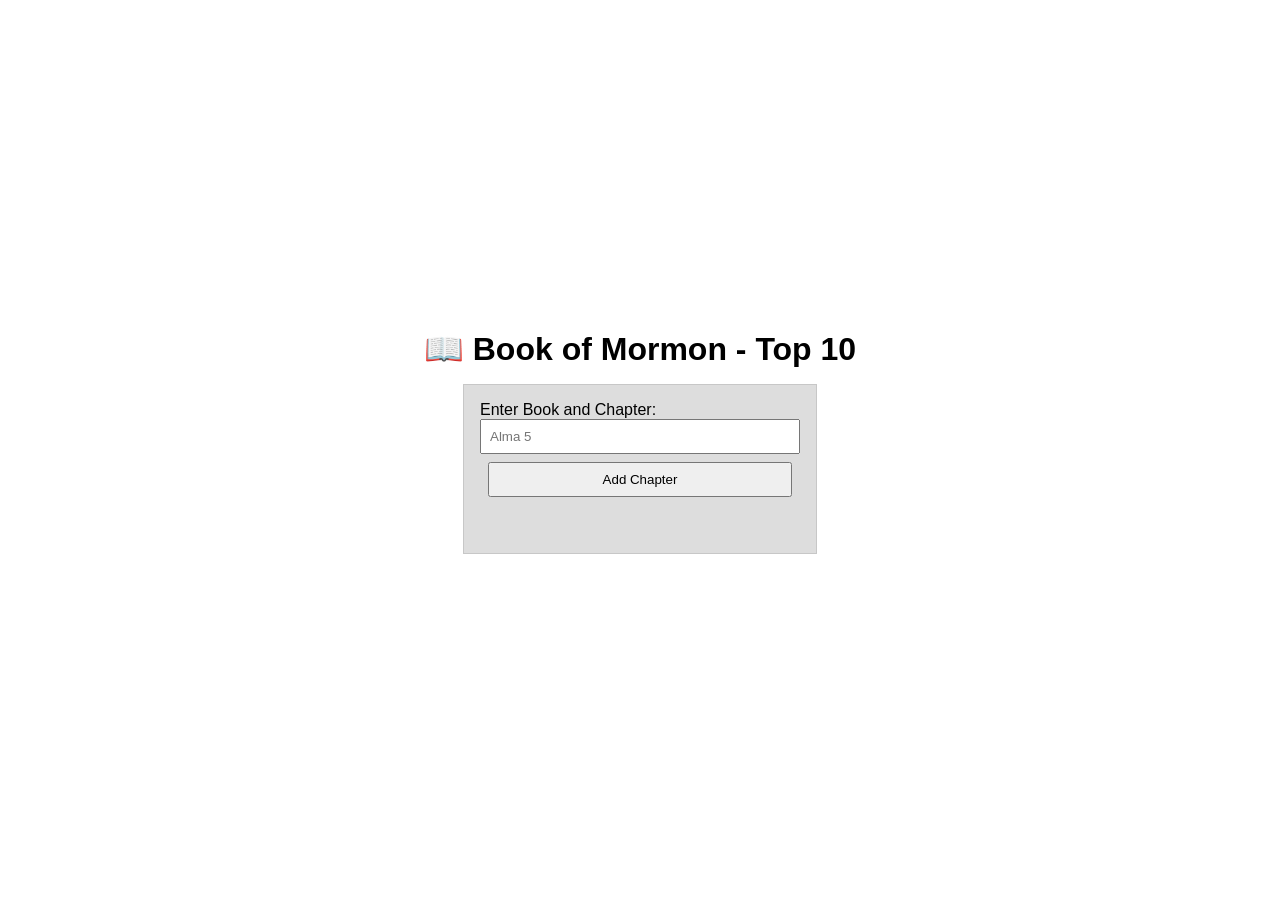
<file: week02/bom.html>
<!DOCTYPE html>
<html lang="en">
<head>
    <meta charset="UTF-8">
    <meta name="viewport" content="width=device-width, initial-scale=1.0">
    <title>WDD 131 – BOM – Pedro Ribeiro</title>
    <meta name="description"
      content="Pedro Ribeiro's BYU-Idaho - WDD 131 – Dynamic Web Fundamentals home page with student information, work and dreams.">
    <meta name="author" content="Pedro Ribeiro">    
    <link rel="preconnect" href="https://fonts.googleapis.com">
    <link rel="preconnect" href="https://fonts.gstatic.com" crossorigin>
    <link href="https://fonts.googleapis.com/css2?family=Inter:wght@400;700&family=Outfit:wght@400;600&display=swap" rel="stylesheet">   
    <link rel="stylesheet" href="styles/bom.css">
    <script src="scripts/bom.js" defer></script>
</head>
<body>
    <h1>📖 Book of Mormon - Top 10</h1>
    <main>
        <label for="favchap">Enter Book and Chapter: </label>
        <input type="text" id="favchap" placeholder="Alma 5">
        <button type="submit">Add Chapter</button>
        <ul id="list"></ul>
    </main>
</body>
</html
</file>
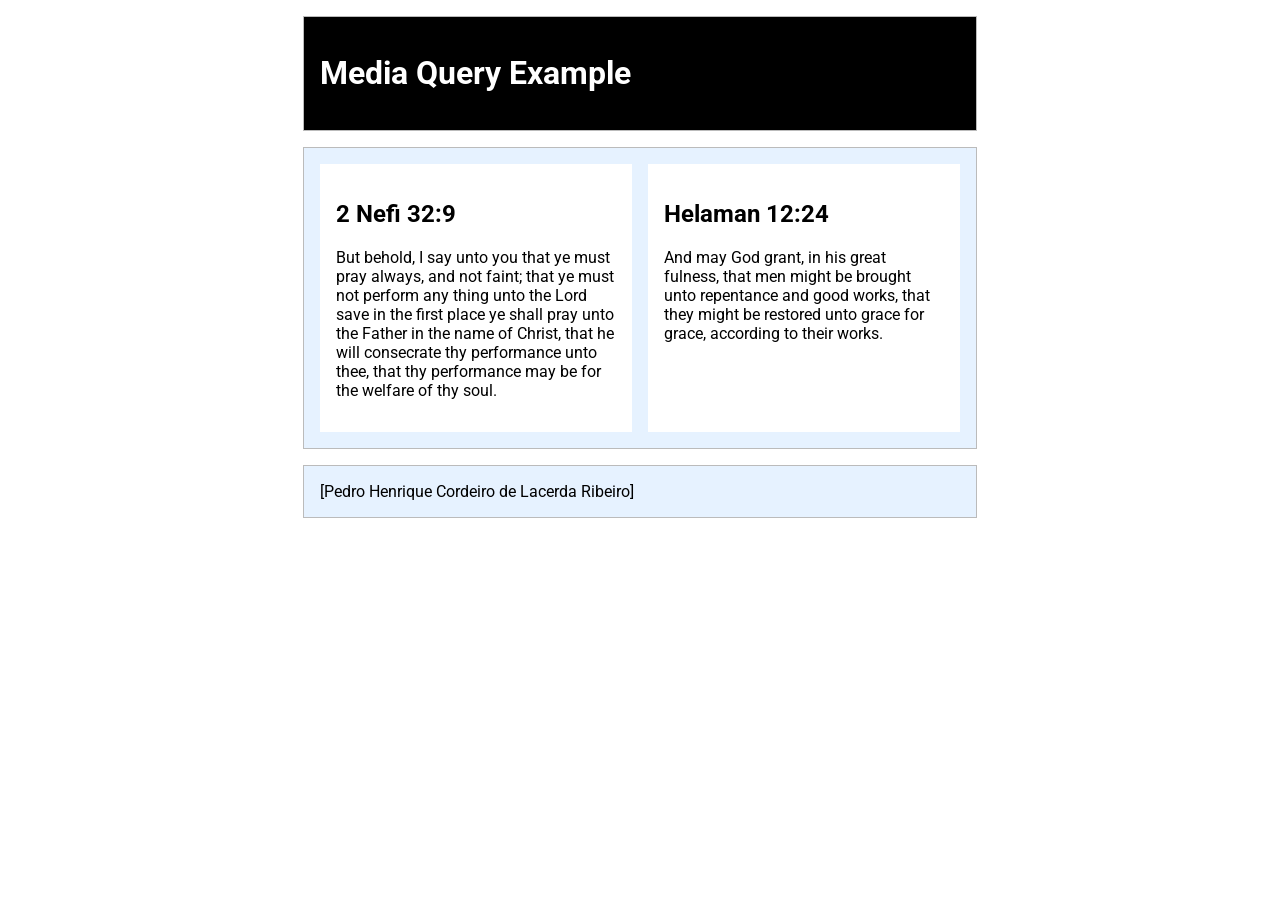
<file: week02/media-query.html>
<!DOCTYPE html>
<html lang="en">
<head>
    <meta charset="utf-8">
    <meta name="viewport" content="width=device-width, initial-scale=1.0">
    <title>WDD 131 - Media Query Example</title>
    <meta name="description" content="Media query learning activity example page.">
    <meta name="author" content="[Pedro Henrique Cordeiro de Lacerda Ribeiro]">
    <link rel="preconnect" href="https://fonts.googleapis.com">
    <link rel="preconnect" href="https://fonts.gstatic.com" crossorigin>
    <link href="https://fonts.googleapis.com/css2?family=Roboto&display=swap" rel="stylesheet">
    <link rel="stylesheet" href="styles/media-query.css">
    <link rel="stylesheet" href="styles/media-query-large.css">
</head>
<body>
    <header>
        <h1>Media Query Example</h1>
    </header>
    <main>
        <section>
            <h2>2 Nefi 32:9</h2>
            <p>But behold, I say unto you that ye must pray always, and not faint; that ye must not perform any thing unto the Lord save in the first place ye shall pray unto the Father in the name of Christ, that he will consecrate thy performance unto thee, that thy performance may be for the welfare of thy soul.</p>
        </section>
        <section>
            <h2>Helaman 12:24</h2>
            <p>And may God grant, in his great fulness, that men might be brought unto repentance and good works, that they might be restored unto grace for grace, according to their works.</p>
        </section>
    </main>
    <footer>[Pedro Henrique Cordeiro de Lacerda Ribeiro]</footer>
</body>
</html>
</file>
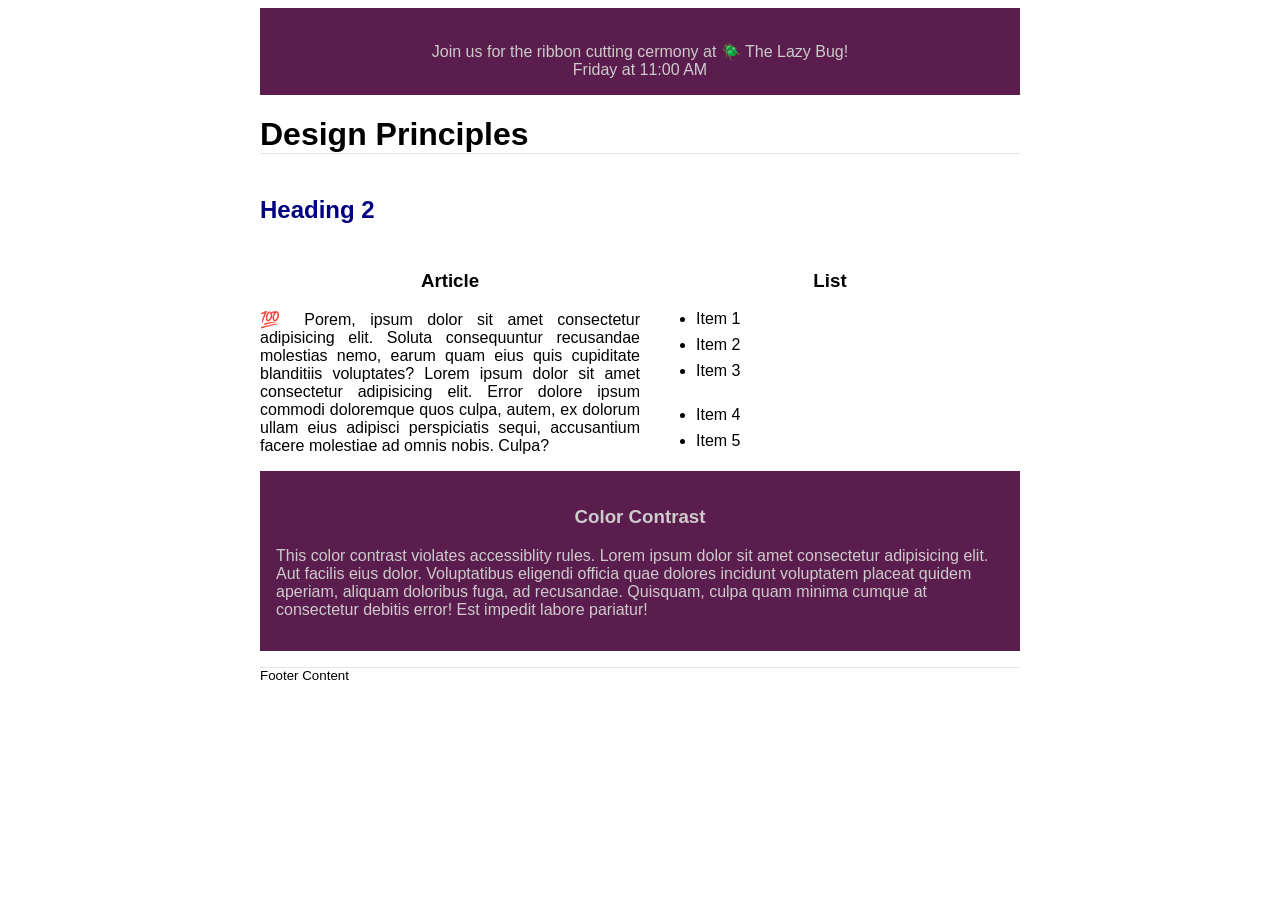
<file: week03/design.html>
<!DOCTYPE html>
<html lang="en">
<head>
    <meta charset="utf-8"> 
    <meta name="viewport" content="width=device-width, initial-scale=1.0">
    <title>Dynamic Web Fundamentals - Pedro Ribeiro</title>
    <meta name="description" content="Home page for WDD frontend development standards assignment, showcasing semantic HTML, clean CSS, and accessibility best practices.">
    <meta name="author" content="Pedro Ribeiro">
    <link rel="stylesheet" href="styles/design.css">
</head>
<body>
    <header>
        <div class="banner"><br>Join us for the ribbon cutting cermony at 🪲 The Lazy Bug!<br>Friday at 11:00 AM</div>
        <h1>Design Principles</h1>
    </header>
    <main>
        <h2>Heading 2</h2>
        <section>
            <h3>Article</h3>
            <article>
                <p>💯 Porem, ipsum dolor sit amet consectetur adipisicing elit. Soluta consequuntur recusandae molestias nemo, earum quam eius quis cupiditate blanditiis voluptates? Lorem ipsum dolor sit amet consectetur adipisicing elit. Error dolore ipsum commodi doloremque quos culpa, autem, ex dolorum ullam eius adipisci perspiciatis sequi, accusantium facere molestiae ad omnis nobis. Culpa?</p>
            </article>
        </section>
        <section>
            <h3>List</h3>
            <ul>
                <li>Item 1</li>
                <li>Item 2</li>
                <li>Item 3<br><br></li>
                <li>Item 4</li>
                <li>Item 5</li>
            </ul>
        </section>
        <div class="callout">
            <h3>Color Contrast</h3>
            <p>This color contrast violates accessiblity rules. Lorem ipsum dolor sit amet consectetur adipisicing elit. Aut facilis eius dolor. Voluptatibus eligendi officia quae dolores incidunt voluptatem placeat quidem aperiam, aliquam doloribus fuga, ad recusandae. Quisquam, culpa quam minima cumque at consectetur debitis error! Est impedit labore pariatur!</p>
        </div>
    </main>
    <footer>
        Footer Content
    </footer>
</body>
</html>
</file>
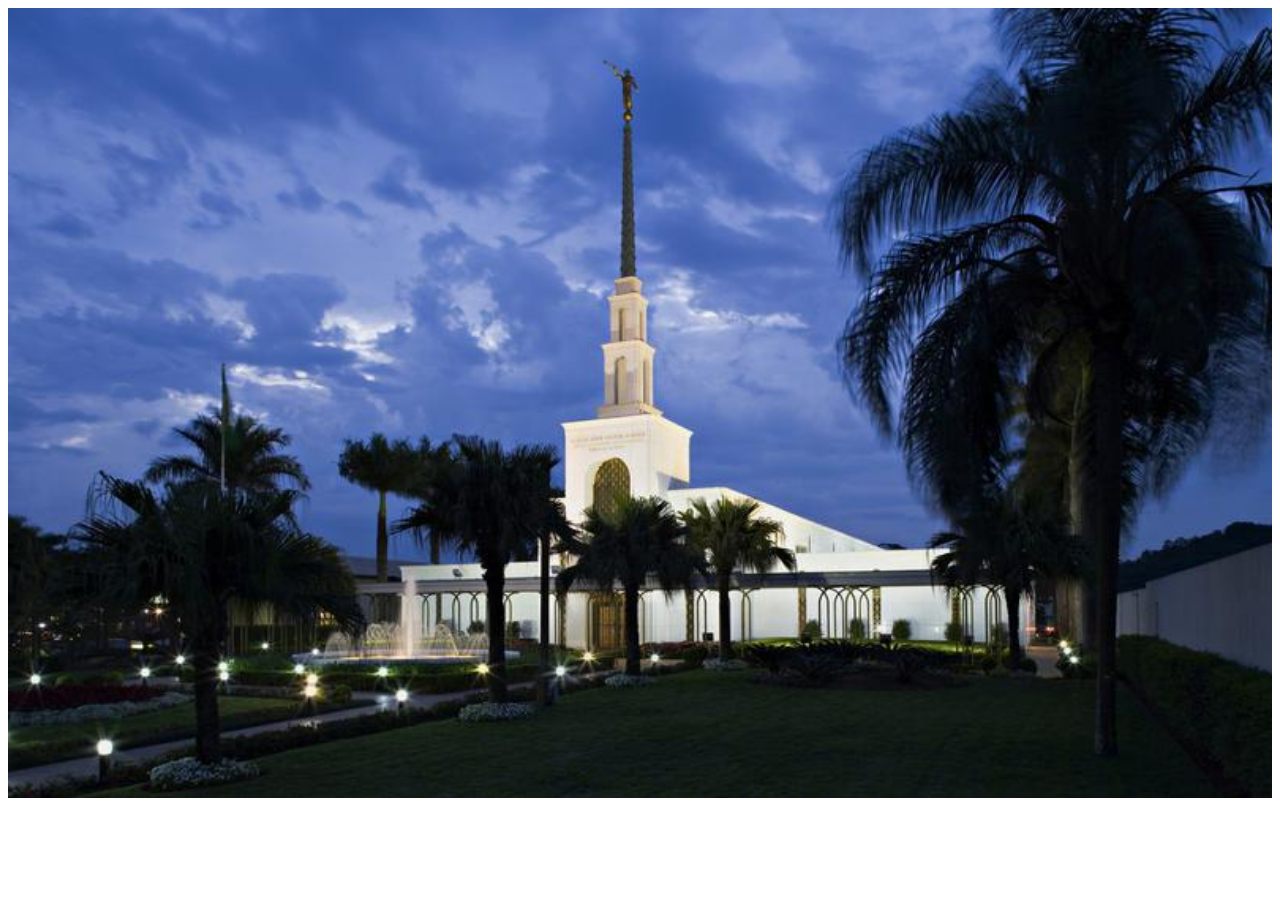
<file: week03/responsive-images.html>
<!DOCTYPE html>
<html lang="en">
<head>
    <meta charset="UTF-8">
    <meta name="viewport" content="width=device-width, initial-scale=1.0">
    <title>Document</title>
    <link rel="stylesheet" href="styles/responsive-images.css">
</head>
<body>
    <main>
        <div class="hero">
            <picture>
                <source media="(min-width: 1000px)" srcset="/images/hero-large.webp">
                <source media="(min-width: 500px)" srcset="/images/hero-medium.webp">
                <img src="/images/hero-small.webp" alt="São Paulo Temple" width="500" height="250">
            </picture>
        </div>
    </main>
</body>
</html>
</file>
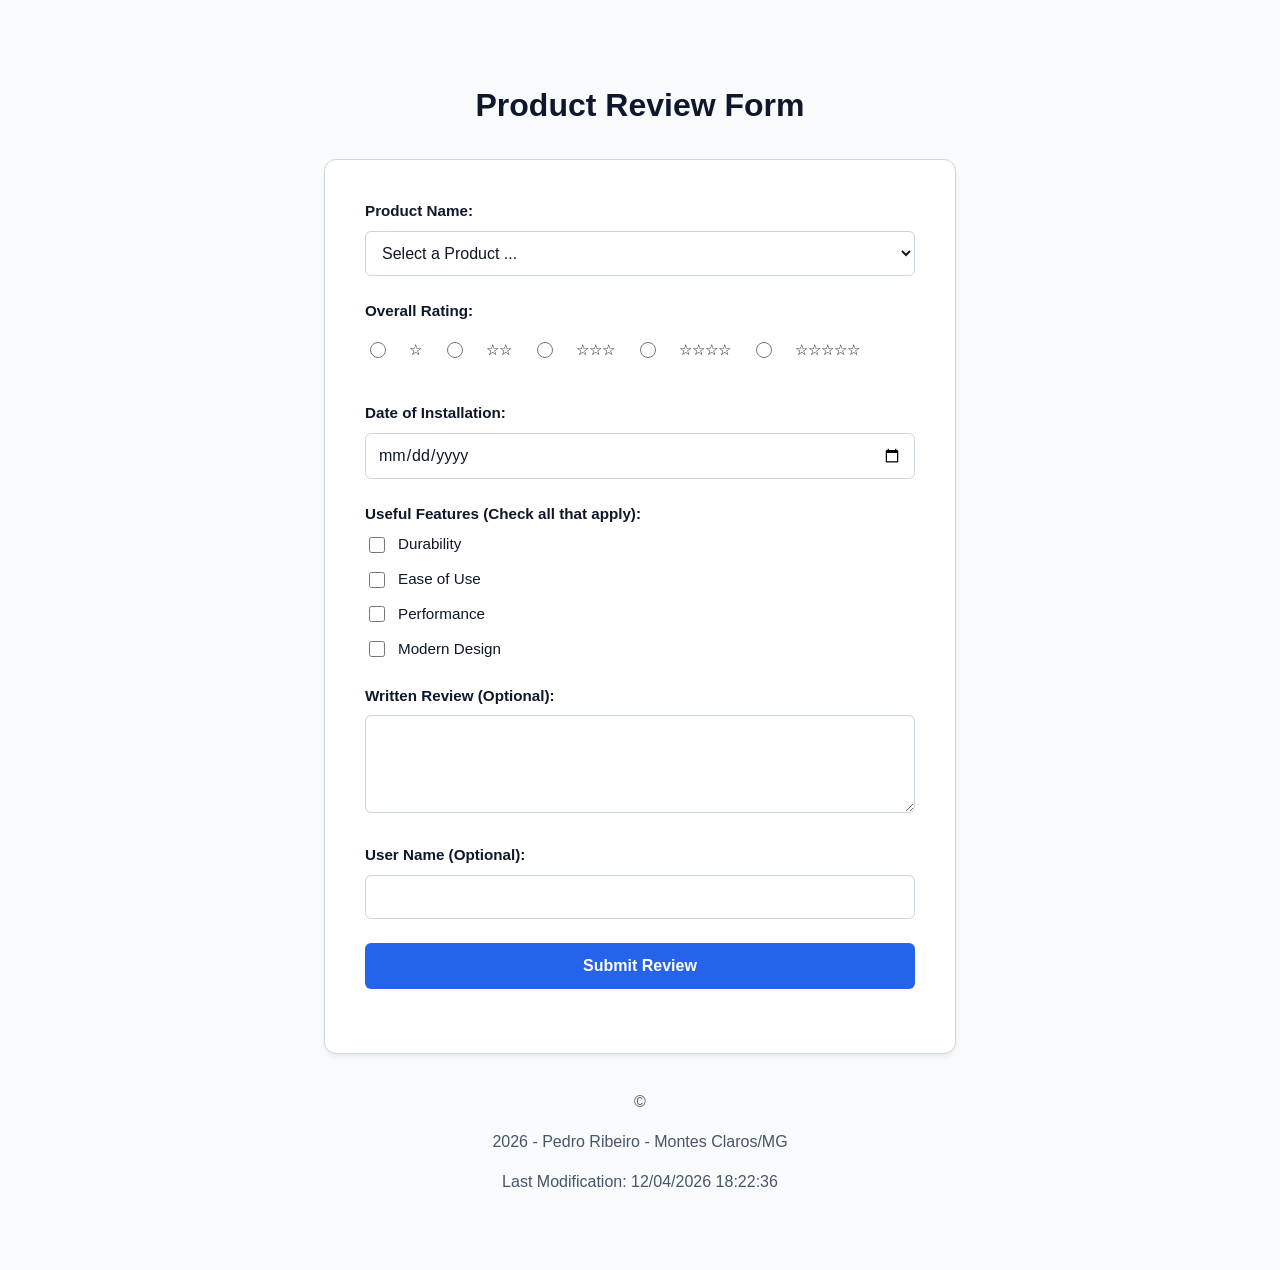
<file: week05/form.html>
<!DOCTYPE html>
<html lang="en">
<head>
    <meta charset="UTF-8">
    <meta name="viewport" content="width=device-width, initial-scale=1.0">
    <title>Form</title>
    <link rel="stylesheet" href="styles/form.css">
    <script src="scripts/form.js" defer></script>
</head>
<body>
    <header>
        <div class="header-content">
            <h1>Product Review Form</h1>
        </div>
    </header>
    <main>
        <form action="review.html" method="get">
            
            <div class="form-group">
                <label for="product-select">Product Name:</label>
                <select id="product-select" name="product_name" required>
                    <option value="" disabled selected>Select a Product ...</option>
                </select>
            </div>

            <div class="form-group">
                <label>Overall Rating:</label>
                <div class="rating-group">
                    <input type="radio" id="rating-1" name="overall_rating" value="1" required>
                    <label for="rating-1">☆</label>

                    <input type="radio" id="rating-2" name="overall_rating" value="2" required>
                    <label for="rating-2">☆☆</label>

                    <input type="radio" id="rating-3" name="overall_rating" value="3" required>
                    <label for="rating-3">☆☆☆</label>

                    <input type="radio" id="rating-4" name="overall_rating" value="4" required>
                    <label for="rating-4">☆☆☆☆</label>

                    <input type="radio" id="rating-5" name="overall_rating" value="5" required>
                    <label for="rating-5">☆☆☆☆☆</label>
                </div>
            </div>

            <div class="form-group">
                <label for="install-date">Date of Installation:</label>
                <input type="date" id="install-date" name="installation_date" required>
            </div>

            <div class="form-group">
                <label>Useful Features (Check all that apply):</label>
                
                <div class="checkbox-item">
                    <input type="checkbox" id="feature-durability" name="features" value="durability">
                    <label for="feature-durability">Durability</label>
                </div>

                <div class="checkbox-item">
                    <input type="checkbox" id="feature-ease-of-use" name="features" value="ease_of_use">
                    <label for="feature-ease-of-use">Ease of Use</label>
                </div>
                
                <div class="checkbox-item">
                    <input type="checkbox" id="feature-performance" name="features" value="performance">
                    <label for="feature-performance">Performance</label>
                </div>
                
                <div class="checkbox-item">
                    <input type="checkbox" id="feature-design" name="features" value="design">
                    <label for="feature-design">Modern Design</label>
                </div>
            </div>

            <div class="form-group">
                <label for="written-review">Written Review (Optional):</label>
                <textarea id="written-review" name="written_review" rows="4"></textarea>
            </div>

            <div class="form-group">
                <label for="user-name">User Name (Optional):</label>
                <input type="text" id="user-name" name="user_name">
            </div>

            <div class="form-group">
                <input type="submit" value="Submit Review" class="btn-submit">
            </div>

        </form>
    </main>
    <footer>
        <p class="copyright">©</p>
        <p class="name"><span id="currentyear"></span> - Pedro Ribeiro - Montes Claros/MG</p>
        <p id="lastModified"></p>
    </footer>
</body>
</html>
</file>
<file: styles/base.css>
:root {
    --font-color: #334155;
    --black-color: #0f172a;
    --nav-background-color: #ffffff;
    --primary-color: #1e293b;
    --secondary-color: #e2e8f0;
    --accent1-color: #1e2f3f;
    --accent2-color: #d4af37;
    --background-main-color: #f8fafc;
    --heading-font: "Outfit", sans-serif; 
    --body-font: "Inter", sans-serif;
}

* {
    margin: 0;
    padding: 0;
    box-sizing: border-box;
}

body {
    font-family: var(--body-font);
    color: var(--black-color);
}

/* the header styles */

header {
    max-width: 100%;
}

#course-title {
    display: block;
    background-color:var(--primary-color);
    width: 100%;
    text-align: center;
    padding: 20px;
    color: var(--nav-background-color);
}

nav {
    background-color: var(--accent1-color);   
}

.links {
    display: flex;
    max-width: 800px;
    align-items: center;
    justify-content: space-around;
    margin: auto;
}

header a {
    text-decoration: none;
    color: var(--nav-background-color);
    padding: 10px;
}

header a:hover {
    color: var(--accent2-color);
    transition: 0.3s;
}

/* the main styeles */
main {
    display: grid;
    grid-template-columns: 1fr 330px;
    grid-template-rows: 100px 1fr;
    max-width: 900px;
    margin: 20px auto;
    gap: 25px;
    background-color: var(--background-main-color);
    padding: 20px;
}

h1 {
    text-align: center;
    padding: 30px;
    width: 100%;
    grid-row: 1/2;
    grid-column: 1/3;
}

.card{
    border-radius: 8px;
}

.card1 {
    border: 1px solid var(--secondary-color);
    background-color: var(--nav-background-color);
    box-shadow: 0 4px 6px -1px rgba(0, 0, 0, 0.1);
    width: 100%;
    min-height: 370px;
    height: auto;
    text-align: center;
}

.card2 {
    border: 1px solid var(--secondary-color);
    background-color: var(--nav-background-color);
    box-shadow: 0 4px 6px -1px rgba(0, 0, 0, 0.1);
    width: 100%;
    min-height: 370px;
    height: auto;
    text-align: center;
}

.span {
    display: block;
    background-color: var(--primary-color);
    color: var(--nav-background-color);
    width: 100%;
    padding: 6px;
    border-top-left-radius: 8px;
    border-top-right-radius: 8px;
}

.card01 {
    display: grid;
    grid-template-columns: 150px 1fr 1fr 150px ;
    grid-template-rows: auto auto auto auto;
    gap: 10px;
    padding-bottom: 20px;
}

.pphoto {
    grid-row: 1/2;
    grid-column: 1/4;
    padding: 20px 0px 10px 15px;
    text-align: justify;
}

.photo {
    grid-row: 1;
    grid-column: 4/5;
    padding: 15px;
}

.location {
    grid-row: 2;
    grid-column: 1/5;
    text-align: center;
    font-family:var(--heading-font);
    font-weight: bold;
    font-size: 1.5rem;
    margin: 10px 0;
}

.line {
    grid-row: 3;
    grid-column: 1/5;
    border: 0;
    border-top: 1px solid var(--secondary-color);
    width: 80%;
    margin: 0 auto 15px auto;
}

.flag {
    height: auto;
    width: 120px;
    grid-column: 1/2;
    grid-row: 4;
    border: 0.5px solid var(--secondary-color);
    justify-self: center;
    /* margin-left: 10px;
    margin-top: 15px; */
}

.pflag {
    grid-row: 4;
    grid-column: 1/2;
    align-self: end;
    text-align: center;
    max-width: 141px;
    padding-left: 20px;
    font-size: 11px;
    font-style: italic;
    padding-top: 5px;
    margin-top: 85px;
}

.minas {
    grid-column: 2/5;
    grid-row: 4;
    text-align: justify;
    padding: 0 20px;
    align-self: center;
}

main ul {
    list-style-type: disc;
    padding-left: 30px;
    display: flex;
    flex-direction: column;
    align-items: flex-start;
    justify-content: center;
    height: 80%;
}

main li {
    padding-bottom: 5px;
}

.links a {
    color: var(--black-color);
}

/* the footer styles */

footer {
    background-color: var(--primary-color);
    color: var(--nav-background-color);
    text-align: center;
    padding: 30px;
    margin-top: 40px;
    border-top: 4px solid var(--accent2-color);
}

footer p {
    color: var(--nav-background-color);
    margin: 5px 0;
    font-size: 0.9rem;
}

#currentyear {
    color: var(--background-main-color);
}
</file>
<file: project/styles/styles.css>
:root {
    --bg-primary: #0B0F17;      /* Obsidian Night */
    --bg-surface: #1A202C;      /* Industrial Slate */
    --color-accent: #00D2FF;    /* Voxel Cyan Neon */
    --color-border: #4A5568;    /* Brushed Steel */
    --text-main: #E2E8F0;       /* Platinum White */
    --text-muted: #A0AEC0;      /* Muted Ash */
    --font-heading: 'Orbitron', 'Rajdhani', sans-serif;
    --font-body: 'Roboto', 'Segoe UI', sans-serif;
    --font-tech: 'Roboto Mono', 'Consolas', monospace;
}

*{
    box-sizing: border-box;
    margin: 0;
    padding: 0;
}

body {
    background-color: var(--bg-primary);
    color: var(--text-main);
    font-family: var(--font-body);
    line-height: 1.6;
    margin: 0;
    padding: 0;
}

header, footer {
    background-color: var(--bg-surface);
    border-bottom: 2px solid var(--color-border);
    padding: 1.5rem;
    text-align: center;
}

footer {
    border-bottom: none;
    border-top: 2px solid var(--color-border);
    color: var(--text-muted);
    font-size: 0.9rem;
    margin-top: 3rem;
}

h1, h2, h3 {
    font-family: var(--font-heading);
    color: var(--color-accent);
    margin-bottom: 0.5rem;
}

a {
    font-family: var(--font-body);
    color: var(--color-accent);
    text-decoration: none;
}

header {
    display: flex;
    flex-direction: column;
    align-items: center;
    gap: 0.5rem;
}

header img {
    width: 75px;
    height: auto;
}

ul {
    list-style: none;
    padding: 0;
}

header ul {
    display: flex;
    flex-direction: column; 
    gap: 0.8rem;           
    text-align: center;
}

header li {
    font-weight: 500;
}

header a, .reference-links a {
    font-family: var(--font-body);
    font-weight: 500;
    color: var(--color-accent); 
    font-size: 1.1rem;
    padding: 0.4rem 0.8rem;
    border-radius: 4px;
    transition: all 0.3s ease;
}

header a:hover, .reference-links a:hover {
    color: var(--color-accent); 
    background-color: rgba(0, 210, 255, 0.1);
}

button, input, select {
    background-color: var(--bg-primary);
    color: var(--text-main);
    border: 1px solid var(--color-border);
    padding: 0.8rem 1.5rem;
    font-family: var(--font-tech);
    cursor: pointer;
    border-radius: 4px;
    transition:all 0.3s ease;
}

button:hover, input:hover, select:hover {
    background-color: var(--color-accent);
    color: var(--bg-primary);
    border-color: var(--color-accent);
    box-shadow: 0 0 10px var(--color-accent);
}

/* Index Styles */

main {
    display: grid;
    grid-template-columns: 1fr;
    grid-template-rows: auto auto auto;
    max-width: 800px;
    margin: 2rem auto;
    padding: 0 1.5rem;
}

.title {
    font-size: 2.5rem;
    font-weight: 700;
    grid-row: 1;
    text-align: center;
    padding-bottom: 1rem;
}

section, div, fieldset {
    background-color: var(--bg-surface);
    border: 1px solid var(--color-border);
    border-radius: 6px;
    padding: 1.5rem;
    margin-bottom: 1.5rem;
}

.featured-projects-container {
    display: grid;
    grid-template-columns: 1fr;
    grid-template-rows: auto auto;
    justify-items: center;  
}

.featured-projects {
    display: grid;
    grid-template-columns: 1fr;
    grid-template-rows: auto auto auto;
    align-items: center;
    gap: 1.5rem;
    justify-items: center;
}

.featured-projects-container img {
    max-width: 500px;
    height: auto;
    border-radius: 6px;
    border: 1px solid var(--color-border);
    transition: transform 0.3s ease, box-shadow 0.3s ease;
    margin-bottom: 1.5rem;
}

/* references styles */

.reference-links {
    text-align: center;
}

.reference-links li {
    font-weight: 600;
    margin-top: 2.5rem;
    text-align: center;
    font-size: 1.2rem;
}

/* catalog styles */

.title-catalog {
    display: grid;
    grid-template-columns: 1fr;
    grid-template-rows: auto;
    gap: 1.5rem;
    justify-items: center;
}

.title-catalog img {
    width: 200px;
    height: auto;
}

.titlecatalog {
    grid-column: 1 / 4;
    grid-row: 1;
    text-align: center;
    font-size: 2rem;
    margin-bottom: 1.5rem;
}

.buttons-catalog {
    display: flex;
    justify-content: center;
    gap: 1rem;
}

fieldset {
    max-width: 400px;
    margin: 0 auto;
    display: flex;
    flex-direction: column;
    gap: 0.5rem;
}

.title-budget {
    text-align: center;
    font-size: 2rem;
    margin-bottom: 1.5rem;
}

.quote-form {
    display: block;
    flex-direction: column;
    gap: 1.5rem;
    background-color: var(--bg-surface);
    border: 1px solid var(--color-border);
    border-radius: 6px;
    padding: 1.5rem;
    width: 600px;
    align-self: center;
}

.budget-main {
    display: flex;
    justify-content: center;
    align-items: center;
}

.quote-form legend {
    font-size: 1.2rem;
    font-weight: 700;
    color: var(--color-accent);
}

.quote-form fieldset {
    background-color: var(--bg-primary);
}

.submit-btn{
    margin-top: 1rem;
    width: 100%;
}

.model-card {
    background-color: var(--bg-primary);
    border: 1px solid var(--color-border);
    border-radius: 6px;
    padding: 1rem;
    text-align: center;
}

.model-card img {
    width: 100%;
    height: auto;
    border-radius: 4px;
    margin-bottom: 1rem;
}

.tech-text {
    font-family: var(--font-tech);
    color: var(--text-muted);
}

#catalog-grid {
    display: flex;
    flex-direction: column;
    gap: 1.5rem;
}

.personal-info input {
    background-color: var(--bg-surface);
}
</file>
<file: project/styles/styles-large.css>
@media (min-width: 768px) {

    .navigation {
        display: flex;
        flex-direction: row;
        justify-content: space-between; 
        align-items: center;
        max-width: 1200px;
        margin: 0 auto;
        width: 100%;
    }

    header {
        display: block;
        padding: 1rem 4rem;
    }

    header ul {
        display: flex;
        flex-direction: row;
        gap: 2rem;
    }

    main {
        max-width: 1200px;
    }

    .about-us-container {
        display: grid;
        grid-template-columns: repeat(3,1fr);
        gap: 1rem;
    }

    .visual-hidden {
        grid-column: 1 / 4;
        text-align: center;
        grid-row: 1;
        font-size: 2rem;
    }

    .about-block {
        grid-column: 1/4;
        grid-row: 2;
    }

    .do-block {
        grid-column: 1/4;
        grid-row: 3;
    }

    .why-us-block {
        grid-column: 1/4;
        grid-row: 4;
    }

    .featured-projects {
        display: grid;
        grid-template-columns: repeat(3,1fr);
        gap: 1rem;
    }

    #catalog-grid {
        display: grid;
        grid-template-columns: repeat(3,1fr);
        gap: 1rem;
    }
}
</file>
<file: styles/form.css>
:root {
    --body-background: #f8fafc;
    --card-background: #ffffff;
    --text-primary: #0f172a;
    --text-secondary: #475569;
    --brand-color: #2563eb;
    --brand-color-hover: #1d4ed8;
    --accent-color: #059669;
    --border-color: #cbd5e1;
    --focus-ring: #93c5fd;
    --font-stack: 'Segoe UI', Roboto, Helvetica, Arial, sans-serif;
}

body {
    font-family: var(--font-stack);
    line-height: 1.5;
    margin: 0;
    padding: 40px 20px;
    background-color: var(--body-background);
    color: var(--text-primary);
}

header, footer {
    text-align: center;
    padding: 20px;
    color: var(--text-secondary);
}

header h1 {
    font-size: 2rem;
    color: var(--text-primary);
    margin-bottom: 10px;
}

form {
    max-width: 550px;
    margin: 0 auto;
    background: var(--card-background);
    padding: 40px;
    border-radius: 12px;
    border: 1px solid var(--border-color);
    box-shadow: 0 4px 6px -1px rgba(0, 0, 0, 0.05), 0 2px 4px -2px rgba(0, 0, 0, 0.05);
}

.form-group {
    margin-bottom: 24px;
}

label {
    display: block;
    font-weight: 600;
    margin-bottom: 8px;
    font-size: 0.95rem;
}

input[type="text"],
input[type="date"],
select,
textarea {
    width: 100%;
    padding: 12px;
    border: 1px solid var(--border-color);
    border-radius: 6px;
    box-sizing: border-box;
    font-family: inherit;
    font-size: 1rem;
    color: var(--text-primary);
    background-color: var(--card-background);
    transition: border-color 0.2s, box-shadow 0.2s;
}

input[type="text"]:focus,
input[type="date"]:focus,
select:focus,
textarea:focus {
    outline: none;
    border-color: var(--brand-color);
    box-shadow: 0 0 0 3px var(--focus-ring);
}

.rating-group {
    display: flex;
    gap: 20px;
    padding: 8px 0;
}

.rating-group label {
    display: inline-flex;
    align-items: center;
    gap: 4px;
    font-weight: 500;
    cursor: pointer;
}

.checkbox-item {
    display: flex;
    align-items: center;
    gap: 10px;
    margin-bottom: 12px;
}

.checkbox-item label {
    display: inline;
    font-weight: 500;
    margin-bottom: 0;
    cursor: pointer;
}

input[type="radio"],
input[type="checkbox"] {
    width: 16px;
    height: 16px;
    accent-color: var(--brand-color);
    cursor: pointer;
}

.btn-submit {
    background-color: var(--brand-color);
    color: white;
    padding: 14px 20px;
    border: none;
    border-radius: 6px;
    cursor: pointer;
    font-size: 1rem;
    width: 100%;
    font-weight: 600;
    transition: background-color 0.2s;
}

.btn-submit:hover {
    background-color: var(--brand-color-hover);
}
</file>
<file: styles/large-form.css>
@media (max-width: 600px) {
    body {
        padding: 20px 10px;
    }

    form {
        padding: 20px;
        border-radius: 8px;
    }

    .rating-group {
        flex-direction: column;
        gap: 10px;
    }
}
</file>
<file: styles/place.css>
:root {
    --color-brand-primary:   #00552b;
    --color-brand-primary-card:   #00552abc;
    --color-brand-secondary: #ffcc00;
    --color-bg-main:         #f5f7f6;
    --color-bg-surface:      #ffffff;
    --color-text-main:       #002040;
    --color-text-light:      #ffffff;
    --color-border-subtle:   #e0e5e2;
    --card-background-large-screen: rgba(255, 255, 255, 0.704);
    --shadow-cards-large-screen: 0 4px 15px rgba(0, 0, 0, 0.1);
}

* {
    margin: 0;
    padding: 0;
    box-sizing: border-box;
}

body {
    font-family: 'Segoe UI', Tahoma, Geneva, Verdana, sans-serif;
    background-color: var(--color-bg-main);
    color: var(--color-text-main);
}

/* header */

header {
    display: flex;
    justify-content: center;
}

.header-title {
    background-color: var(--color-brand-primary);
    color: var(--color-text-light);
    padding: 1rem;
    width: 100%;
    max-width: 700px;
    align-self: center;
    border-bottom: 10px solid var(--color-brand-secondary);
}

/* main */
main {
    display: grid;
    justify-content: center;
}

.hero-img {
    width: 100%;
    max-width: 700px;
    height: auto;
    display: flex;
    justify-content: center;
    align-items: center;
}

.heroimg {
    width: 100%;
    height: auto;
    object-fit: cover;
    border-bottom: 5px solid var(--color-brand-primary);
}

.svg{
    width: 50px;
    height: auto;
    padding-bottom: 15px;
    align-self: center;
    justify-self: center;
}

.data-card, .weather-card {
    background-color: var(--color-bg-surface);
}

.weather-card{
    display: flex;
    flex-direction: column;
    align-items: center;
}

.weather-header-container{
    display: flex;
    flex-direction: column;
}

h1, h2 {
    text-align: center;
    padding: 20px;
}

ul {
    list-style: none;
    color: var(--color-text-main);
}

li {
    text-align: center;
    padding: 3px;
    font-weight: 500;
}

/* footer */

footer {
    display: flex;
    justify-content: center;
    padding: 20px;
    text-align: center;
}

.footer-card {
    border-top: 15px solid var(--color-brand-secondary);
    background-color: var(--color-brand-primary);
    width: 700px;
    height: auto;
    color: var(--color-text-light);
    padding: 10px;
}

.footer-card p:first-child::after {
    content: "";
    display: block;
    width: 100%;
    border-bottom: 1px dashed var(--color-border-subtle);
    margin: 10px 0;
}


@media screen and (min-width: 769px){

    /* header */

    header {
        width: 100%;
    }

    h1 {
        font-size: 60px;
    }

    .header-title {
        width: 98.5%;
        max-width: none;
        display: flex;
        align-items: center;
        justify-content: center;
    }

    /* main */

    main{
        width: 100%;
        display: flex;
        flex-direction: column;
        align-items: center;
        position: relative;
    }

    .hero-img {
        width: 98.5%;
        max-width: none;
        height: auto;
        display: flex;
        justify-content: center;
        align-items: center;
    }

    .heroimg {
        width: 100%;
        height: 100%;
        object-fit: cover;
        border-bottom: none;
    }

    .weather-card, .data-card{
        background-color: var(--card-background-large-screen);
        box-shadow: var(--shadow-cards-large-screen);
        color: var(--color-text-main);
        position: absolute;
        padding: 15px;
    }

    .data-card h2 {
        background-color: var(--color-brand-primary-card);
        color: var(--color-text-light);
        width: 105%;
        margin-bottom: 25px;
        margin-left: -25px;
        text-align: left;
    }

    .data-card {
        top: 5%;
        left: 2.5%;
    }

    .weather-card{
        bottom: 5%;
        right: 2.5%;
    }
    
    .weather-header-container {
        background-color: var(--color-brand-primary-card);
        display: flex;
        flex-direction: row;
        align-items: center;
        justify-content: center;
        gap: 10px; 
        color: var(--color-text-light);
        width: 115%;
        margin-bottom: 25px;
        margin-left: -30px;
        text-align: right;
    }
    
    .weather-header-container .svg {
        padding-bottom: 0; 
        margin: 0;
    }

    .svg {
        width: 40px;
        height: auto;
        transform: translateX(-15px);
    }


    /* footer */

    footer {
        width: 100%;
        padding: 0;
    }

    .footer-card {
        width: 98.5%;
        display: flex;
        flex-direction: column;
        align-items: center;
        justify-content: center;
    }
 
}
</file>
<file: styles/temples.css>
:root {
    --header-highlight-color: #b44824;
    --footer-dark-text-color: #2C3539;
    --site-bg-color: #F4F1EA;
    --card-bg-color: #FFFFFF;
    --light-text-color: #FAFAFA;
    --border-divider-color: #E0DCD3;
    --heading-font: 'Playfair Display', Georgia, serif;
    --body-font: 'Inter', system-ui, -apple-system, sans-serif;
}

* {
    margin: 0;
    padding: 0;
    box-sizing: border-box;
}

body {
    background-color: var(--site-bg-color);
}

/* HEADER STYLES */
header {
    background-color: var(--header-highlight-color);
    padding: 1rem 1.5rem;
    position: relative;
}

nav {
    display: flex;
    width: 100%;
    justify-content: space-between;
    align-items: center;
}

.nav-logo {
    font-family: var(--heading-font);
    color: var(--light-text-color);
    font-size: 1.4rem;
    font-weight: 600;
}

.hamburger-btn {
    display: flex;
    flex-direction: column;
    gap: 5px;
    background: none;
    border: none;
    cursor: pointer;
    padding: 5px;
}

.hamburger-btn span {
    display: block;
    width: 25px;
    height: 3px;
    background-color: var(--light-text-color);
    transition: all 0.3s ease;
}

.nav-links {
    list-style: none;
    padding: 0;
    margin: 0;
    flex-direction: column;
    width: 100%;
    position: absolute;
    top: 100%;
    left: 0;
    background-color: var(--header-highlight-color);
    box-shadow: 0 4px 6px rgba(0, 0, 0, 0.1);
    z-index: 10;
    display: none;
}

.nav-links.open {
    display: flex !important;
}

.nav-links li {
    text-align: center;
}

.nav-links a {
    display: block;
    padding: 1rem;
    color: var(--light-text-color);
    text-decoration: none;
    font-family: var(--body-font);
    font-weight: 500;
    transition: background-color 0.3s ease;
}

.nav-links a:hover {
    background-color: rgba(255, 255, 255, 0.1);
}

.hamburger-btn.open span:nth-child(1) {
    transform: rotate(45deg) translateY(6px) translateX(6px);
}

.hamburger-btn.open span:nth-child(2) {
    opacity: 0;
}

.hamburger-btn.open span:nth-child(3) {
    transform: rotate(-45deg) translateY(-8px) translateX(6px);
}

/* MAIN STYLES */
h1 {
    text-align: center;
    padding: 20px;
    width: 100%;
    font-family: var(--heading-font);
    color: var(--header-highlight-color);
    grid-column: 1 / -1;
}

main {
    display: flex;
    flex-wrap: wrap;
    max-width: 1200px;
    justify-content: center;
    padding: 1rem;
    margin: 0 auto;
    gap: 20px;
}

figure {
    background-color: var(--card-bg-color);
    border: 1px solid var(--border-divider-color);
    padding: 10px;
    margin: 0; 
    flex: 1 1 calc(100% - 20px); 
    max-width: 400px;
    text-align: center;
}

img {
    width: 100%;
    height: auto;
    display: block;
}

figcaption {
    margin-top: 10px;
    font-family: var(--body-font);
    color: var(--footer-dark-text-color);
    font-size: 0.95rem;
    font-weight: 500;
}

/* FOOTER STYLES */
footer {
    background-color: var(--header-highlight-color);
    color: var(--light-text-color);
    text-align: center;
    padding: 1.5rem;
    margin-top: 2rem;
} 

.copyright {
    display: inline-block;
    font-size: 1.1rem;
    margin-bottom: 5px;
}

.name {
    display: inline-block;
    font-size: 0.9rem;
    font-family: var(--body-font);
}

p {
    margin: 5px 0;
}
</file>
<file: styles/temples-large.css>
@media screen and (min-width: 64rem) {

    .hamburger-btn {
        display: none !important;
    }

    .nav-links {
        display: flex !important;
        flex-direction: row;
        position: static;
        width: auto;
        background-color: transparent;
        box-shadow: none;
        gap: 1.5rem;
    }

    .nav-links a {
        padding: 0.5rem 0;
    }

    .nav-links a:hover {
        background-color: transparent;
        text-decoration: underline;
    }

    main {
        display: grid;
        grid-template-columns: repeat(3, 1fr);
        gap: 25px;
    }

    figure {
        max-width: 100%; 
    }
}
</file>
<file: project/styles/siteplan.css>
/* VOXEL FORGE 3D - SITE PLAN STYLES */

:root {
    --bg-primary: #0B0F17;      /* Obsidian Night */
    --bg-surface: #1A202C;      /* Industrial Slate */
    --color-accent: #00D2FF;    /* Voxel Cyan Neon */
    --color-border: #4A5568;    /* Brushed Steel */
    --text-main: #E2E8F0;       /* Platinum White */
    --text-muted: #A0AEC0;      /* Muted Ash */
    --font-heading: 'Orbitron', 'Rajdhani', sans-serif;
    --font-body: 'Roboto', 'Segoe UI', sans-serif;
    --font-tech: 'Roboto Mono', 'Consolas', monospace;
}

body {
    background-color: var(--bg-primary);
    color: var(--text-main);
    font-family: var(--font-body);
    line-height: 1.6;
    margin: 0;
    padding: 0;
}

header, footer {
    background-color: var(--bg-surface);
    border-bottom: 2px solid var(--color-border);
    padding: 1.5rem;
    text-align: center;
}

footer {
    border-bottom: none;
    border-top: 2px solid var(--color-border);
    color: var(--text-muted);
    font-size: 0.9rem;
    margin-top: 3rem;
}

main {
    max-width: 800px;
    margin: 2rem auto;
    padding: 0 1.5rem;
}

h1 {
    font-family: var(--font-heading);
    color: var(--color-accent);
    font-size: 2.5rem;
    border-bottom: 3px double var(--color-border);
    padding-bottom: 0.5rem;
    text-transform: uppercase;
    letter-spacing: 2px;
}

h2 {
    font-family: var(--font-heading);
    color: var(--color-accent);
    font-size: 1.5rem;
    margin-top: 2rem;
    border-left: 4px solid var(--color-accent);
    padding-left: 10px;
}

section {
    background-color: var(--bg-surface);
    border: 1px solid var(--color-border);
    border-radius: 6px;
    padding: 1.5rem;
    margin-bottom: 1.5rem;
}

p {
    color: var(--text-main);
}

ul, ol {
    padding-left: 1.5rem;
}

li {
    margin-bottom: 0.8rem;
}

.tech-label {
    font-family: var(--font-tech);
    color: var(--color-accent);
    margin: 0;
}

.color-list li {
    list-style: none;
    display: flex;
    align-items: center;
    gap: 12px;
    color: var(--text-main);
}

.color-list strong {
    color: var(--text-main);
}

.color-box {
    display: inline-block;
    width: 24px;
    height: 24px;
    border-radius: 4px;
    border: 1px solid var(--color-border);
    flex-shrink: 0;
}

.box-bg-primary { background-color: #0B0F17; }
.box-bg-surface { background-color: #1A202C; }
.box-color-accent { background-color: #00D2FF; }
.box-color-border { background-color: #4A5568; }
.box-text-main { background-color: #E2E8F0; }
.box-text-muted { background-color: #A0AEC0; }


.font-list .font-heading {
    font-family: var(--font-heading);
}

.font-list .font-body {
    font-family: var(--font-body);
}

.font-list .font-tech {
    font-family: var(--font-tech);
    color: var(--color-accent);
}
</file>
<file: week02/styles/bom.css>
* {
	margin: 0;
	padding: 0;
}

body {
	height: 100vh;
	display: flex;
	flex-direction: column;
	align-items: center;
	justify-content: center;
	font-family: Acme, Arial, sans-serif;
}

h1 {
	font-size: 1.5rem;
}

main {
	margin: 1rem auto;
	border: 1px solid rgb(0 0 0 / 0.1);
	padding: 1rem;
	background-color: #ddd;
	display: flex;
	flex-direction: column;
}

input,
button {
	padding: 0.5rem;
}

button {
	margin: 0.5rem;
}

.delete {
	width: fit-content;
}

.input {
	display: flex;
	gap: 1rem;
}

.list {
	padding: 0.5rem;
}

ul {
	margin: 1rem;
	list-style: none;
}

li {
	display: flex;
	align-items: center;
	justify-content: space-between;
}

@media only screen and (min-width: 32.5em) {
	h1 {
		font-size: 2rem;
	}

	main {
		width: 320px;
	}
}
</file>
<file: week02/styles/media-query.css>
body {
    font-family: 'Roboto', 'sans-serif';
}

header, main, footer {
    max-width: 640px;
    margin: 1rem auto;
    background-color: #e6f2ff;
    border: 1px solid #bbb;
    padding: 1rem;
}

main {
    display: grid;
    grid-template-columns: 1fr;
    gap: 1rem;
}

section {
    padding: 1rem;
    background-color: #fff;
}
</file>
<file: week02/styles/media-query-large.css>
@media screen and (min-width: 500px) {
  header {
    background-color: #000;
    color: #fff;
  }
  
  main {
    grid-template-columns: 1fr 1fr;
  }
}
</file>
<file: week03/styles/design.css>
body {
	font-family: Roboto, helvetica, sans-serif;
}

header,
main,
footer {
	max-width: 760px;
	margin: 0 auto;
}

marquee {
	padding: 1rem;
	background-color: #eee;
}

h1 {
	border-bottom: 1px solid rgba(0, 0, 0, 0.1);
}

main {
	display: grid;
    grid-template-columns: 1fr 1fr;
    grid-template-rows: 75px 1fr;
}

h2 {
	color: navy;
	text-align: left;
    grid-column: 1 / 3;
    grid-row: 1 / 2;

}

article p {
	text-align: justify;
}

.callout, .banner {
	color: #cdcbcb;
	background-color: #5a1d4e;
    padding: 1rem;
    grid-column: 1 / 3;
}

.banner {
    text-align: center;
}

footer {
	margin-top: 1rem;
	border-top: 1px solid rgba(0, 0, 0, 0.1);
	font-size: smaller;
	text-align: left;
}

h3 {
    text-align: center;
}

li {
    margin-bottom: 0.5rem;
    margin-left: 1rem;
}
</file>
<file: week03/styles/responsive-images.css>
/* .hero img {
  width: 100%;
  height: auto;
} */

.hero img {
  width: 100%;
  height: 100%;
  object-fit: cover;
}
</file>
<file: week05/styles/form.css>
:root {
    --body-background: #f8fafc;
    --card-background: #ffffff;
    --text-primary: #0f172a;
    --text-secondary: #475569;
    --brand-color: #2563eb;
    --brand-color-hover: #1d4ed8;
    --accent-color: #059669;
    --border-color: #cbd5e1;
    --focus-ring: #93c5fd;
    --font-stack: 'Segoe UI', Roboto, Helvetica, Arial, sans-serif;
}

body {
    font-family: var(--font-stack);
    line-height: 1.5;
    margin: 0;
    padding: 40px 20px;
    background-color: var(--body-background);
    color: var(--text-primary);
}

header, footer {
    text-align: center;
    padding: 20px;
    color: var(--text-secondary);
}

header h1 {
    font-size: 2rem;
    color: var(--text-primary);
    margin-bottom: 10px;
}

form {
    max-width: 550px;
    margin: 0 auto;
    background: var(--card-background);
    padding: 40px;
    border-radius: 12px;
    border: 1px solid var(--border-color);
    box-shadow: 0 4px 6px -1px rgba(0, 0, 0, 0.05), 0 2px 4px -2px rgba(0, 0, 0, 0.05);
}

.form-group {
    margin-bottom: 24px;
}

label {
    display: block;
    font-weight: 600;
    margin-bottom: 8px;
    font-size: 0.95rem;
}

input[type="text"],
input[type="date"],
select,
textarea {
    width: 100%;
    padding: 12px;
    border: 1px solid var(--border-color);
    border-radius: 6px;
    box-sizing: border-box;
    font-family: inherit;
    font-size: 1rem;
    color: var(--text-primary);
    background-color: var(--card-background);
    transition: border-color 0.2s, box-shadow 0.2s;
}

input[type="text"]:focus,
input[type="date"]:focus,
select:focus,
textarea:focus {
    outline: none;
    border-color: var(--brand-color);
    box-shadow: 0 0 0 3px var(--focus-ring);
}

.rating-group {
    display: flex;
    gap: 20px;
    padding: 8px 0;
}

.rating-group label {
    display: inline-flex;
    align-items: center;
    gap: 4px;
    font-weight: 500;
    cursor: pointer;
}

.checkbox-item {
    display: flex;
    align-items: center;
    gap: 10px;
    margin-bottom: 12px;
}

.checkbox-item label {
    display: inline;
    font-weight: 500;
    margin-bottom: 0;
    cursor: pointer;
}

input[type="radio"],
input[type="checkbox"] {
    width: 16px;
    height: 16px;
    accent-color: var(--brand-color);
    cursor: pointer;
}

.btn-submit {
    background-color: var(--brand-color);
    color: white;
    padding: 14px 20px;
    border: none;
    border-radius: 6px;
    cursor: pointer;
    font-size: 1rem;
    width: 100%;
    font-weight: 600;
    transition: background-color 0.2s;
}

.btn-submit:hover {
    background-color: var(--brand-color-hover);
}
</file>
